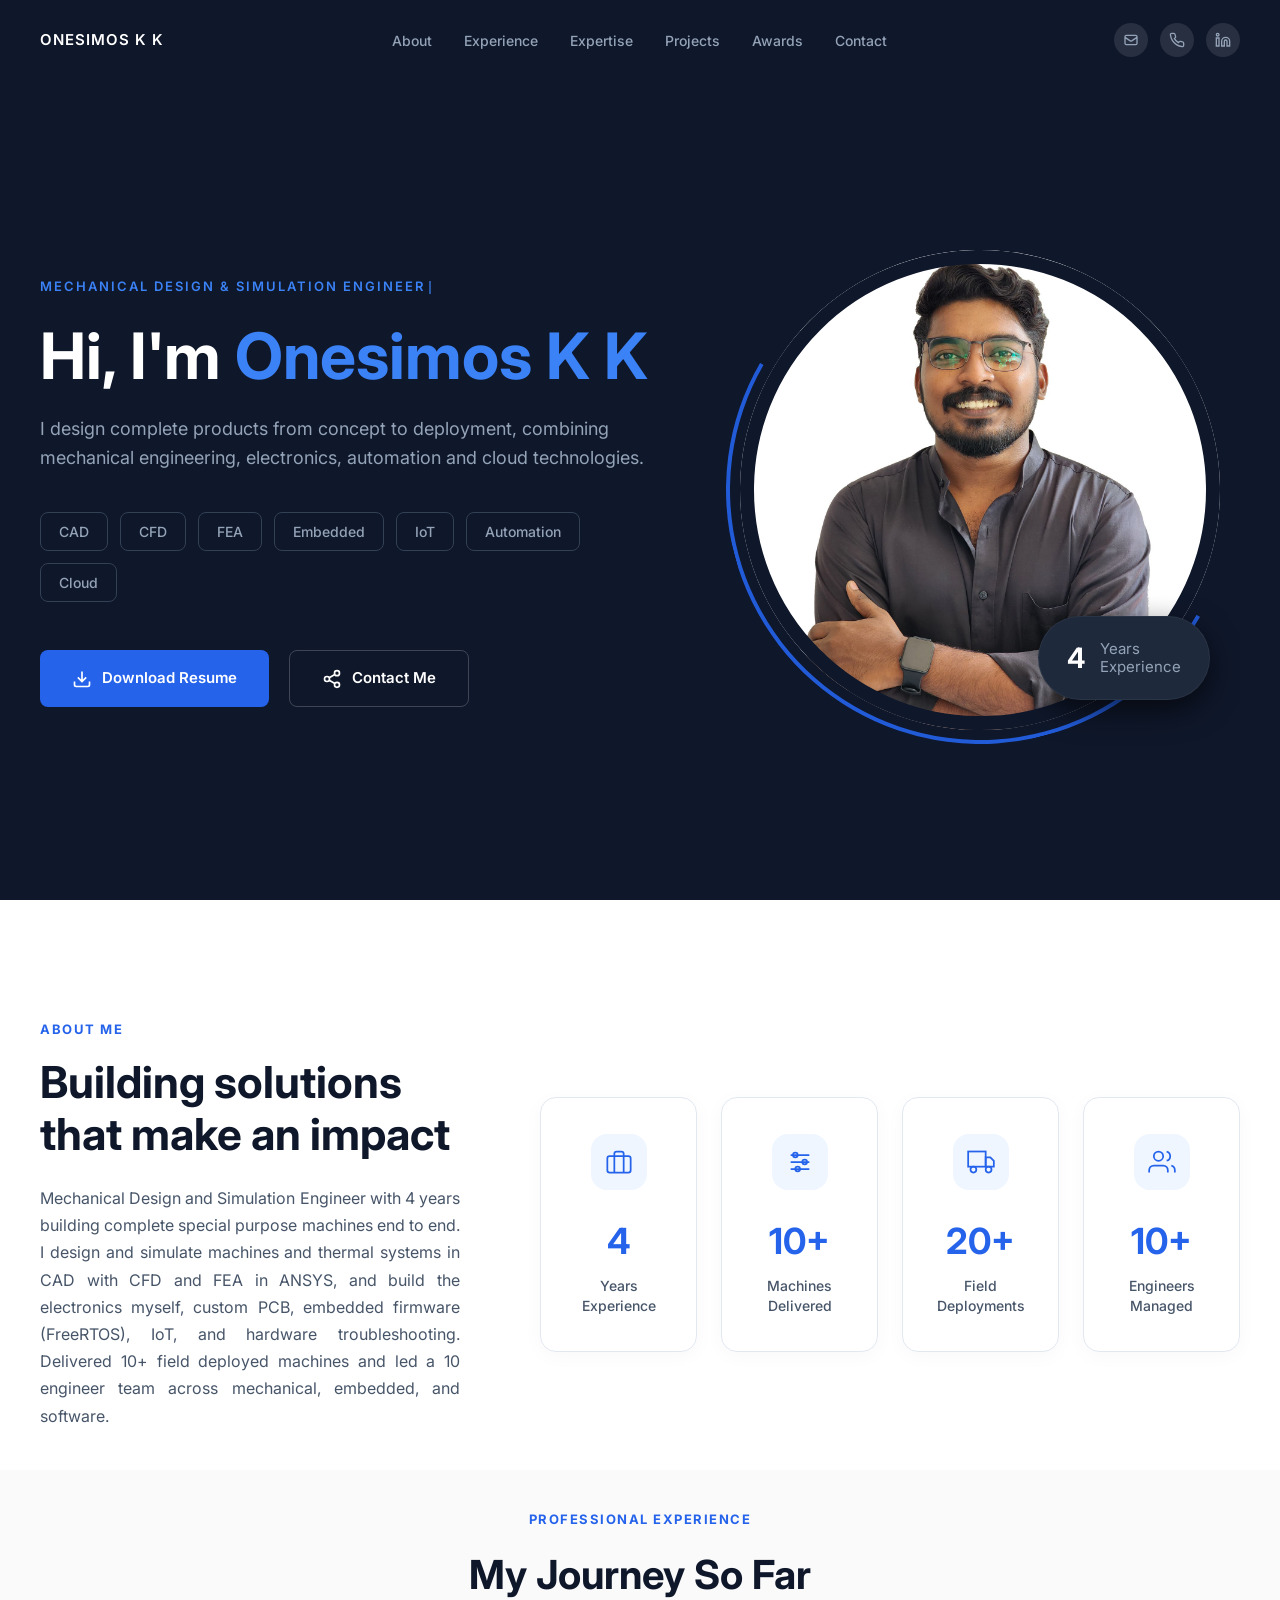
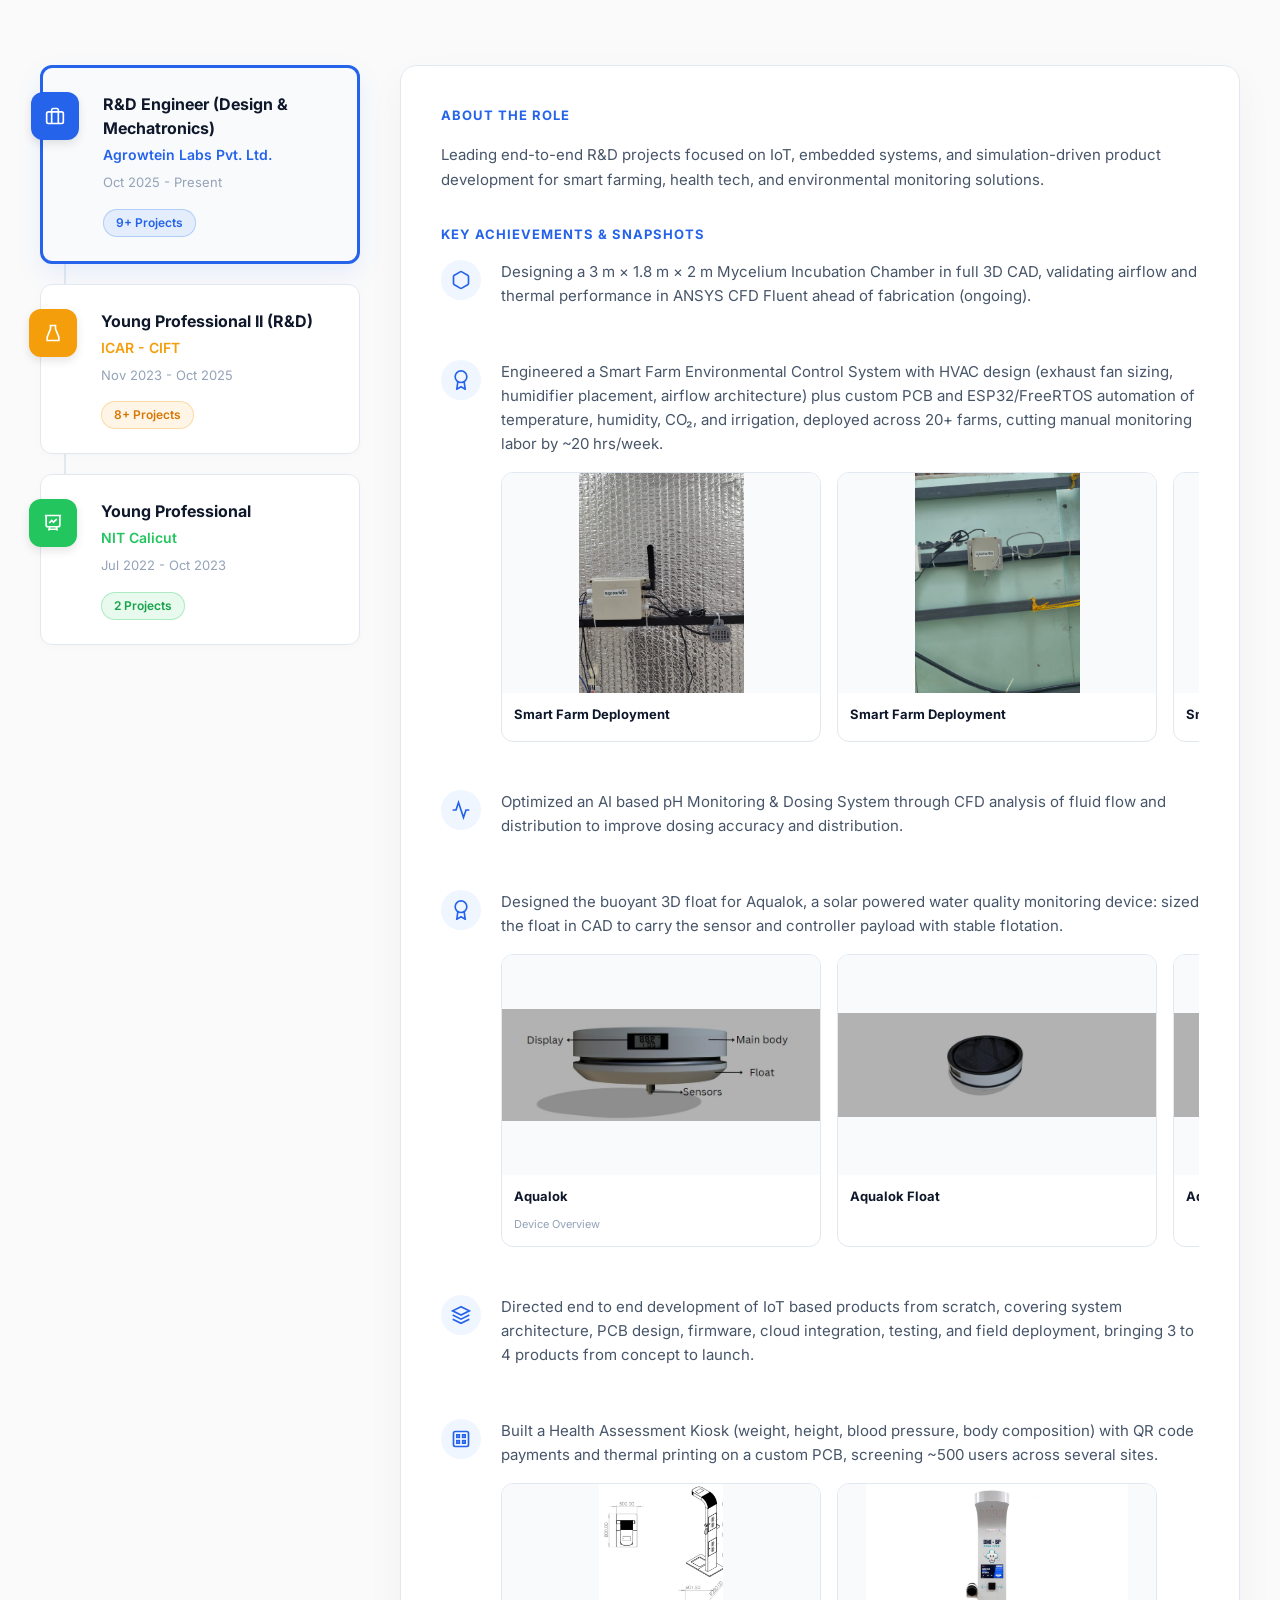
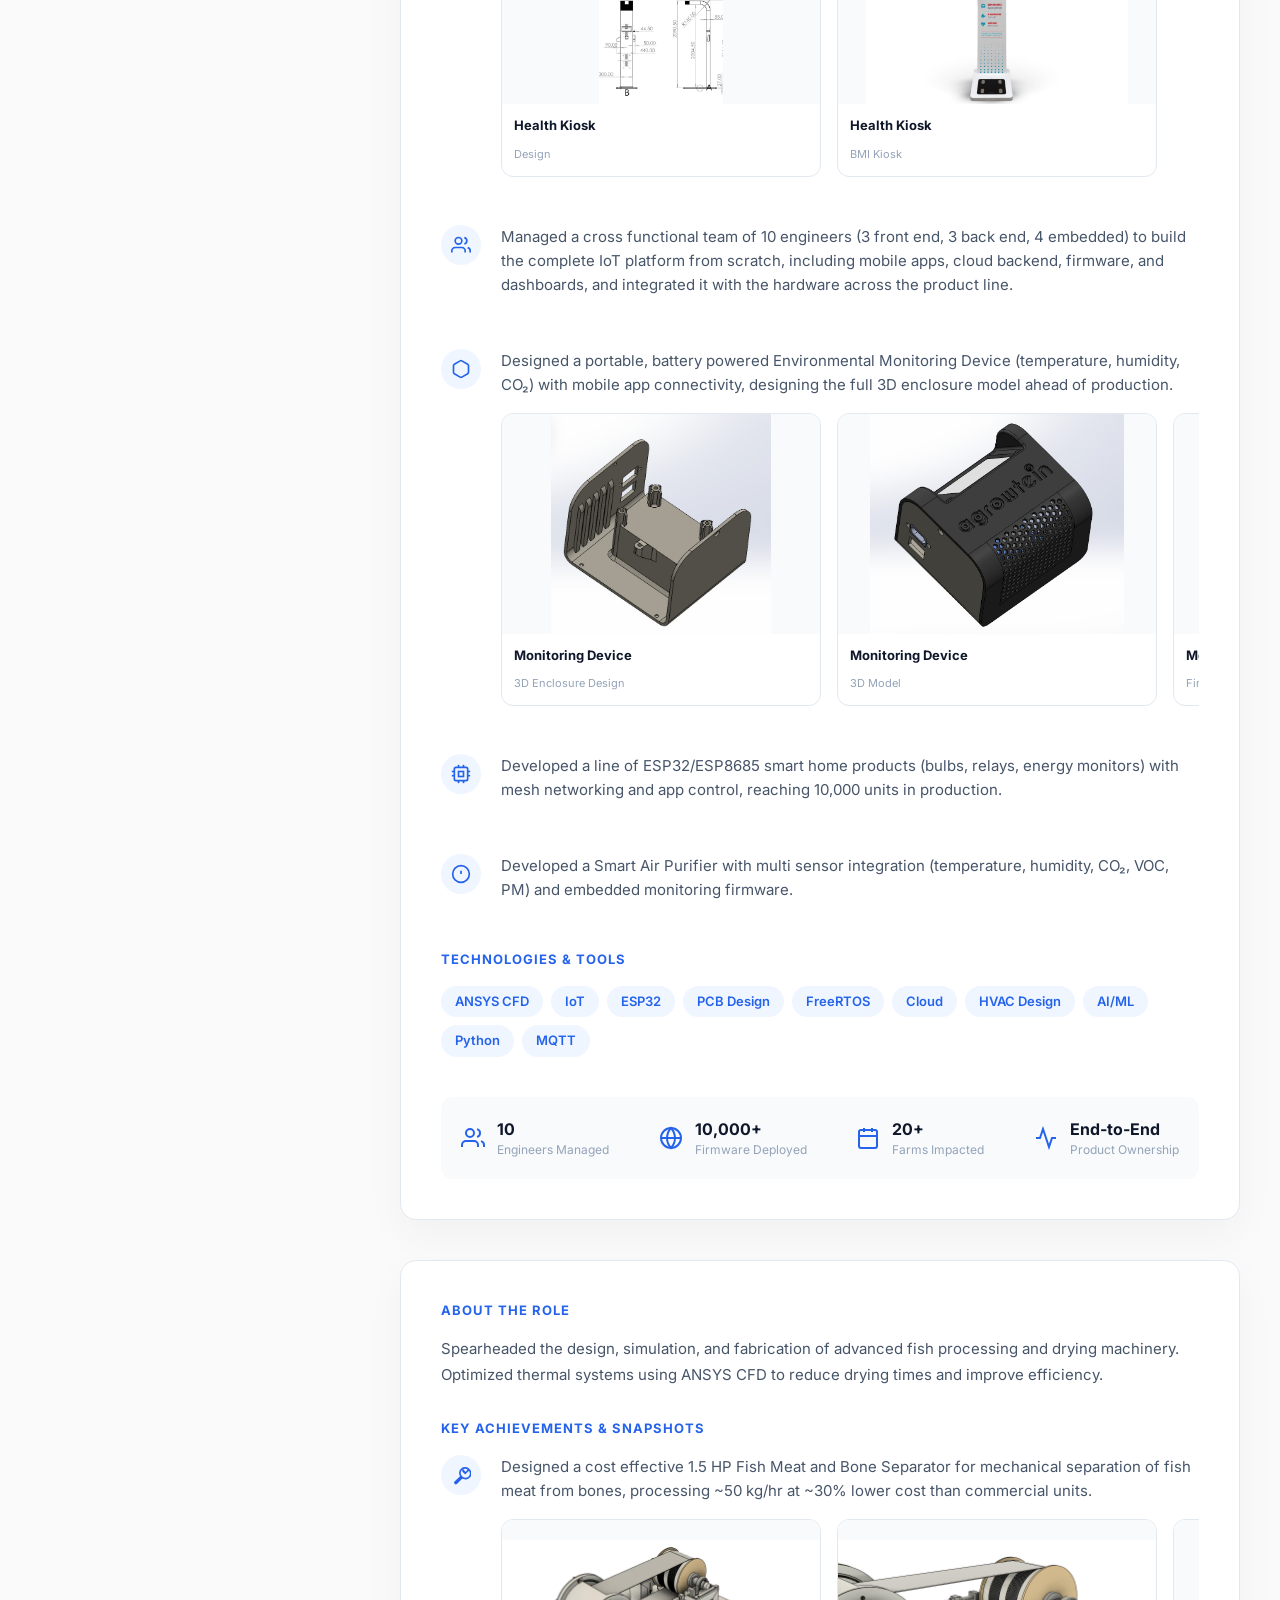
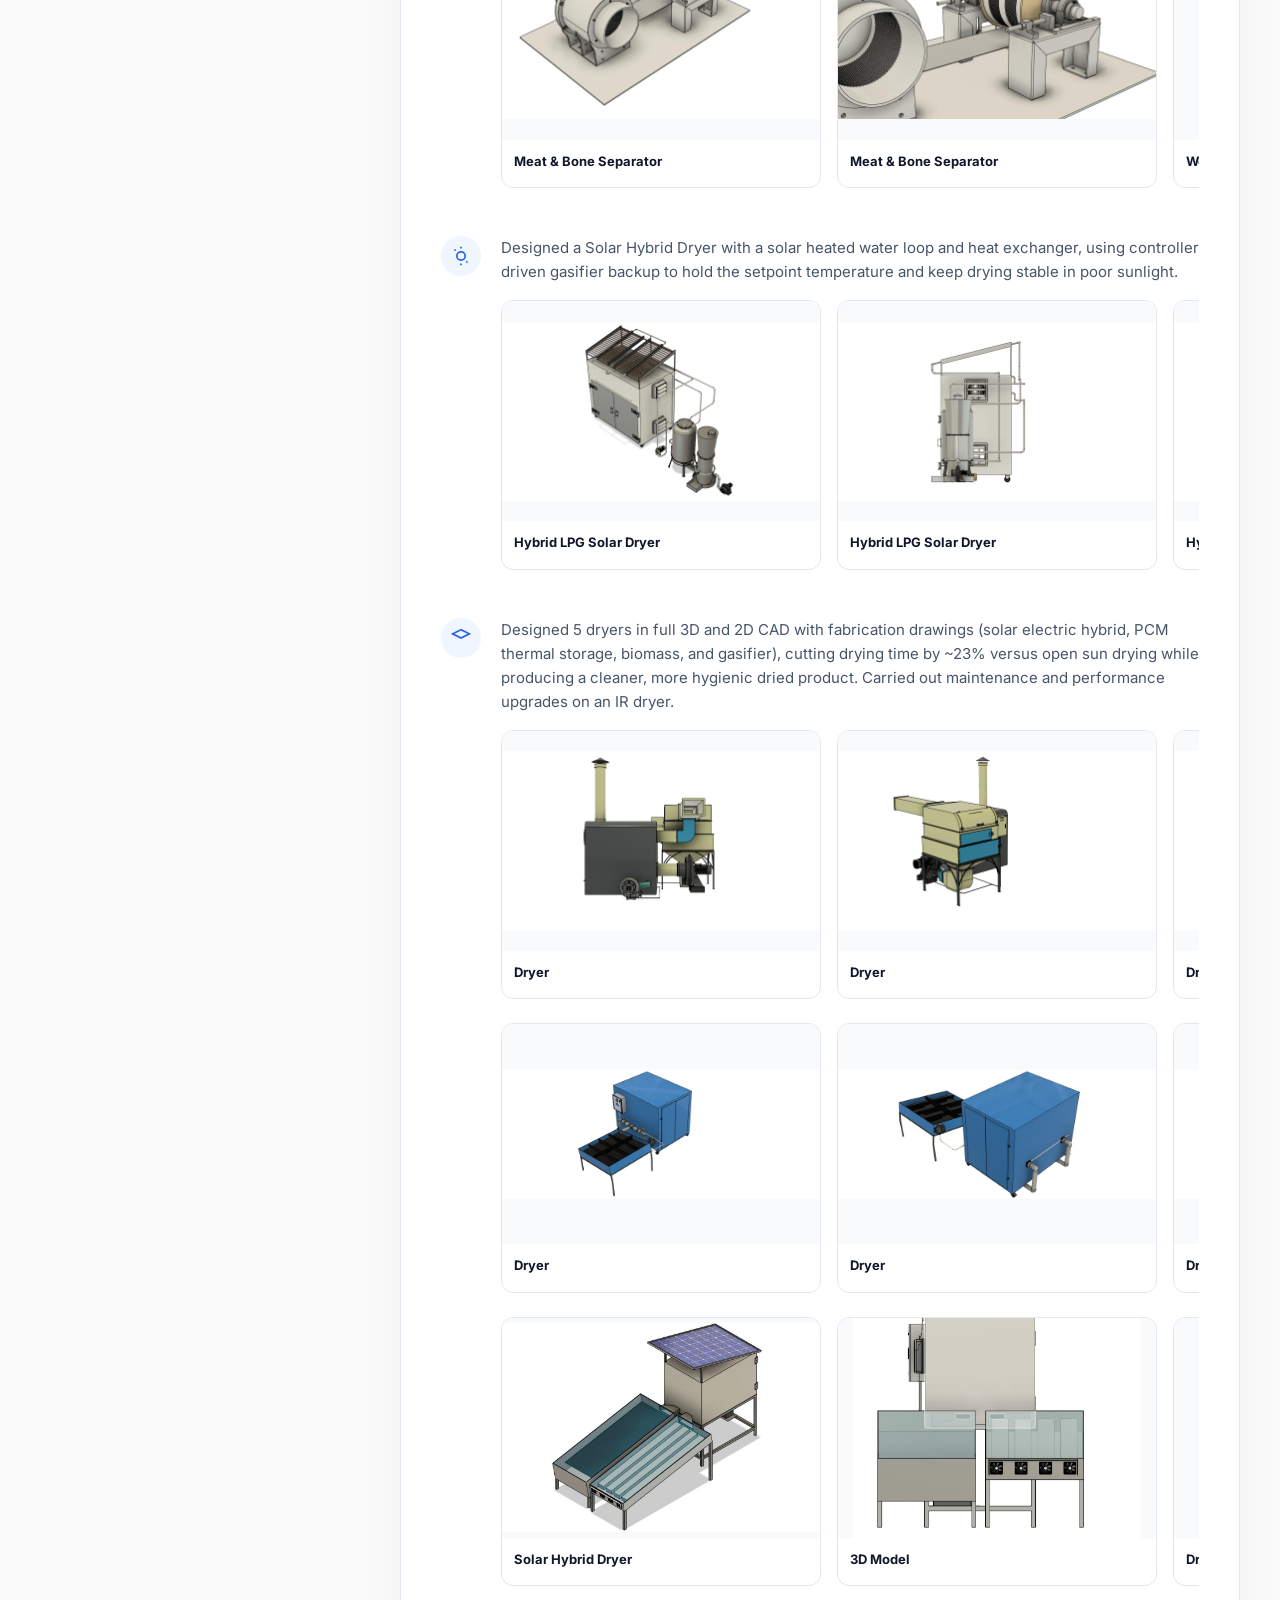
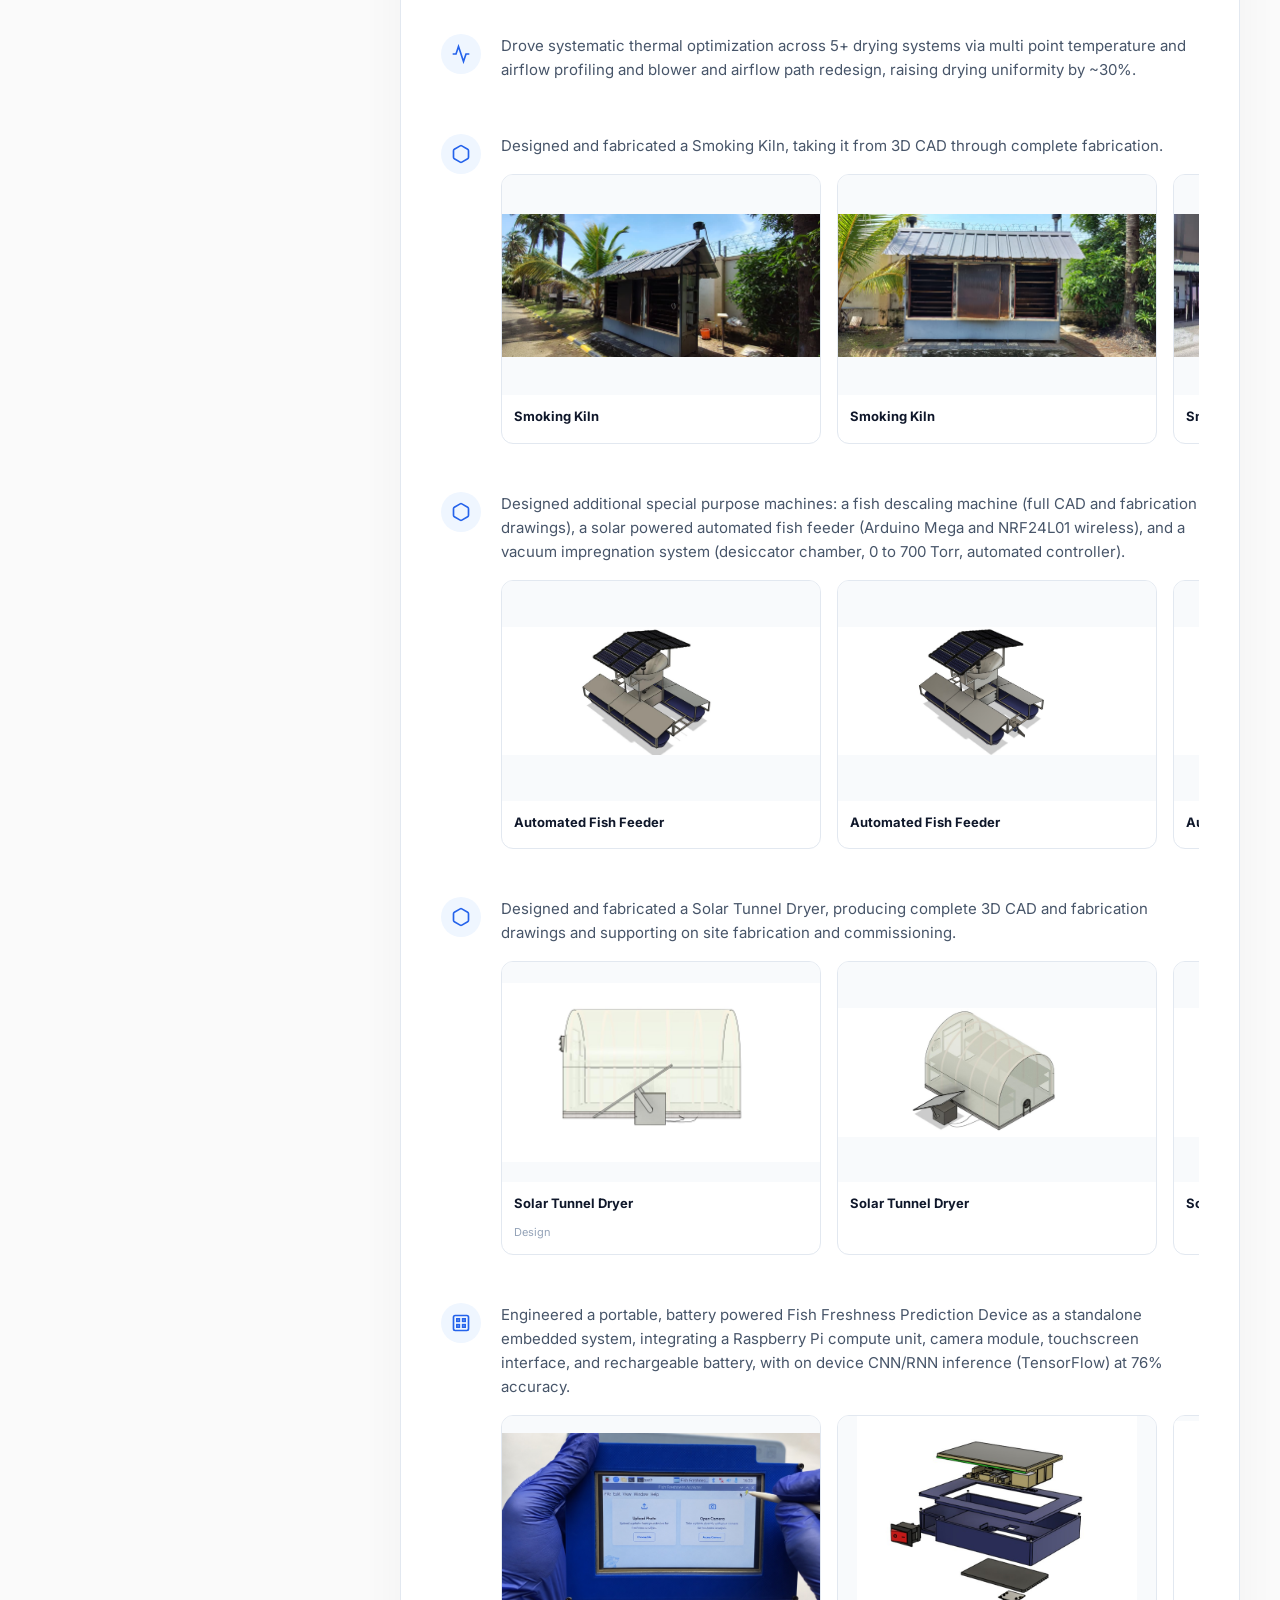
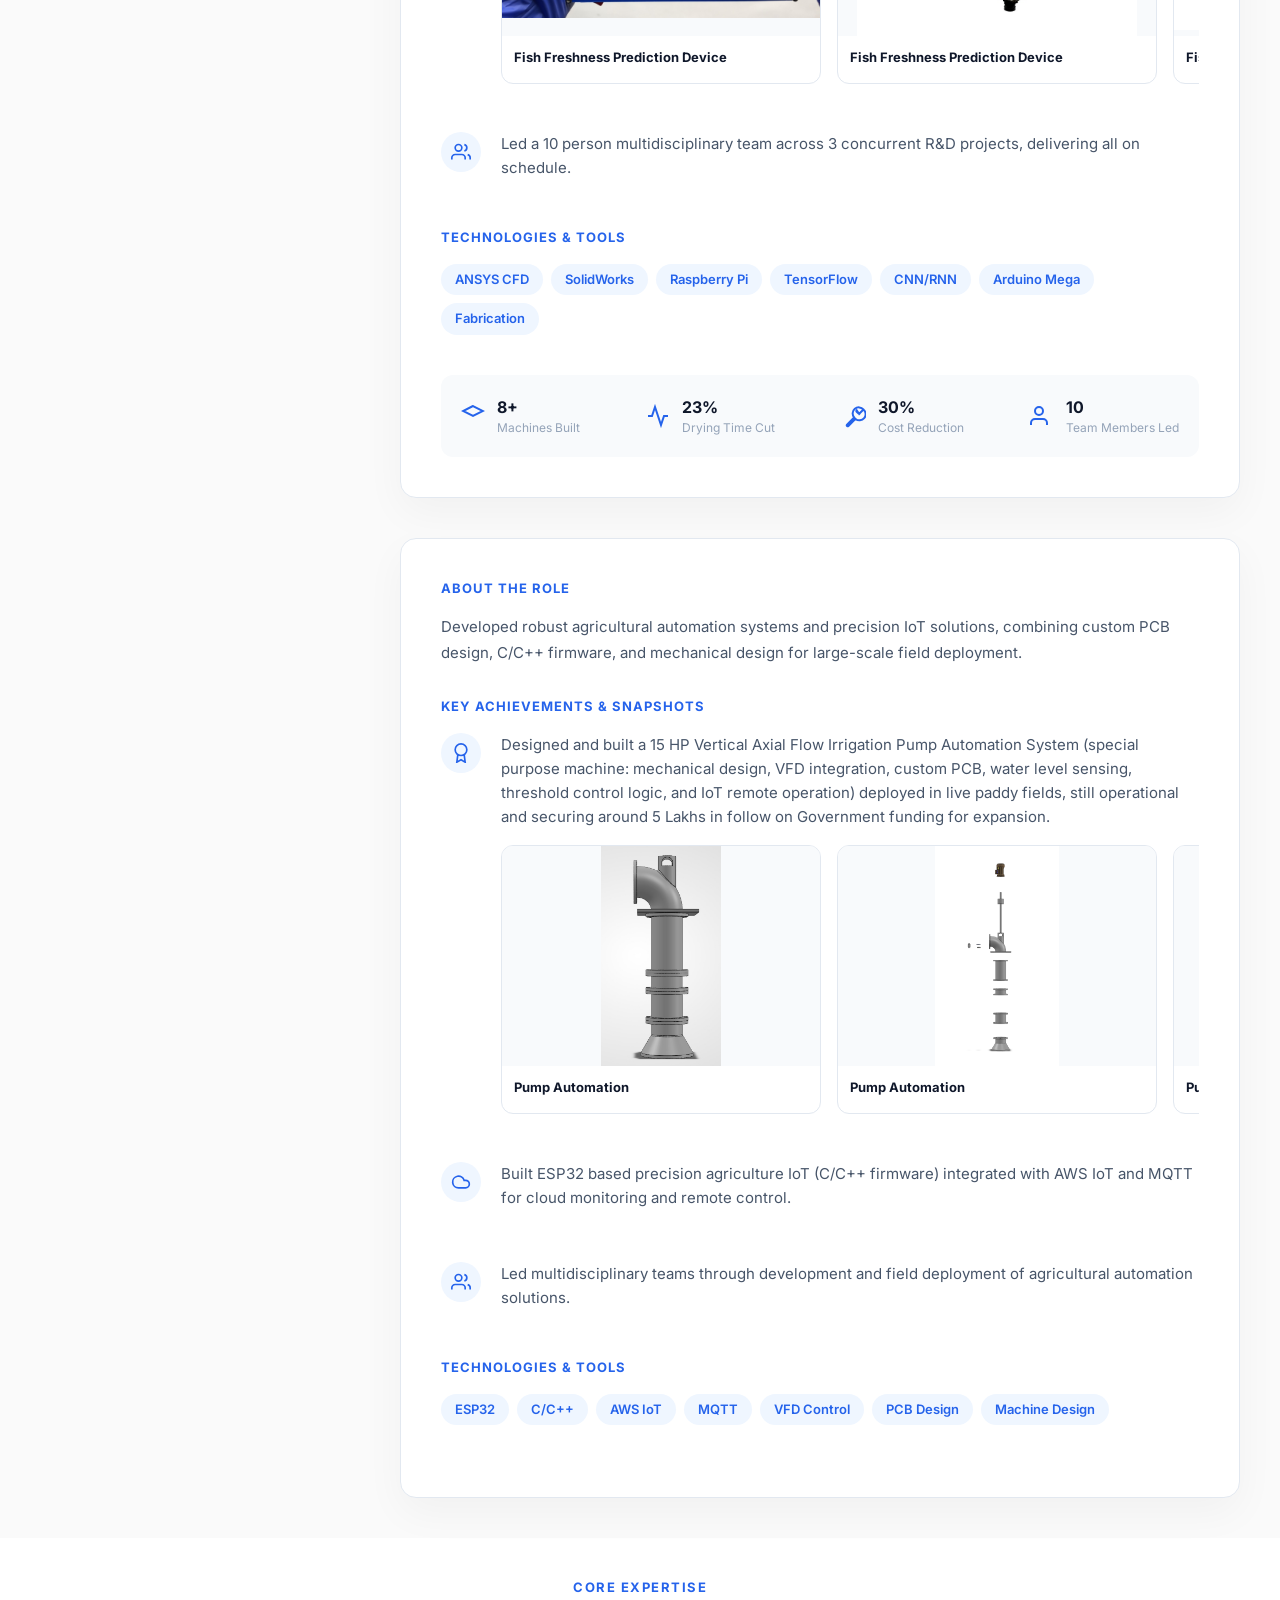
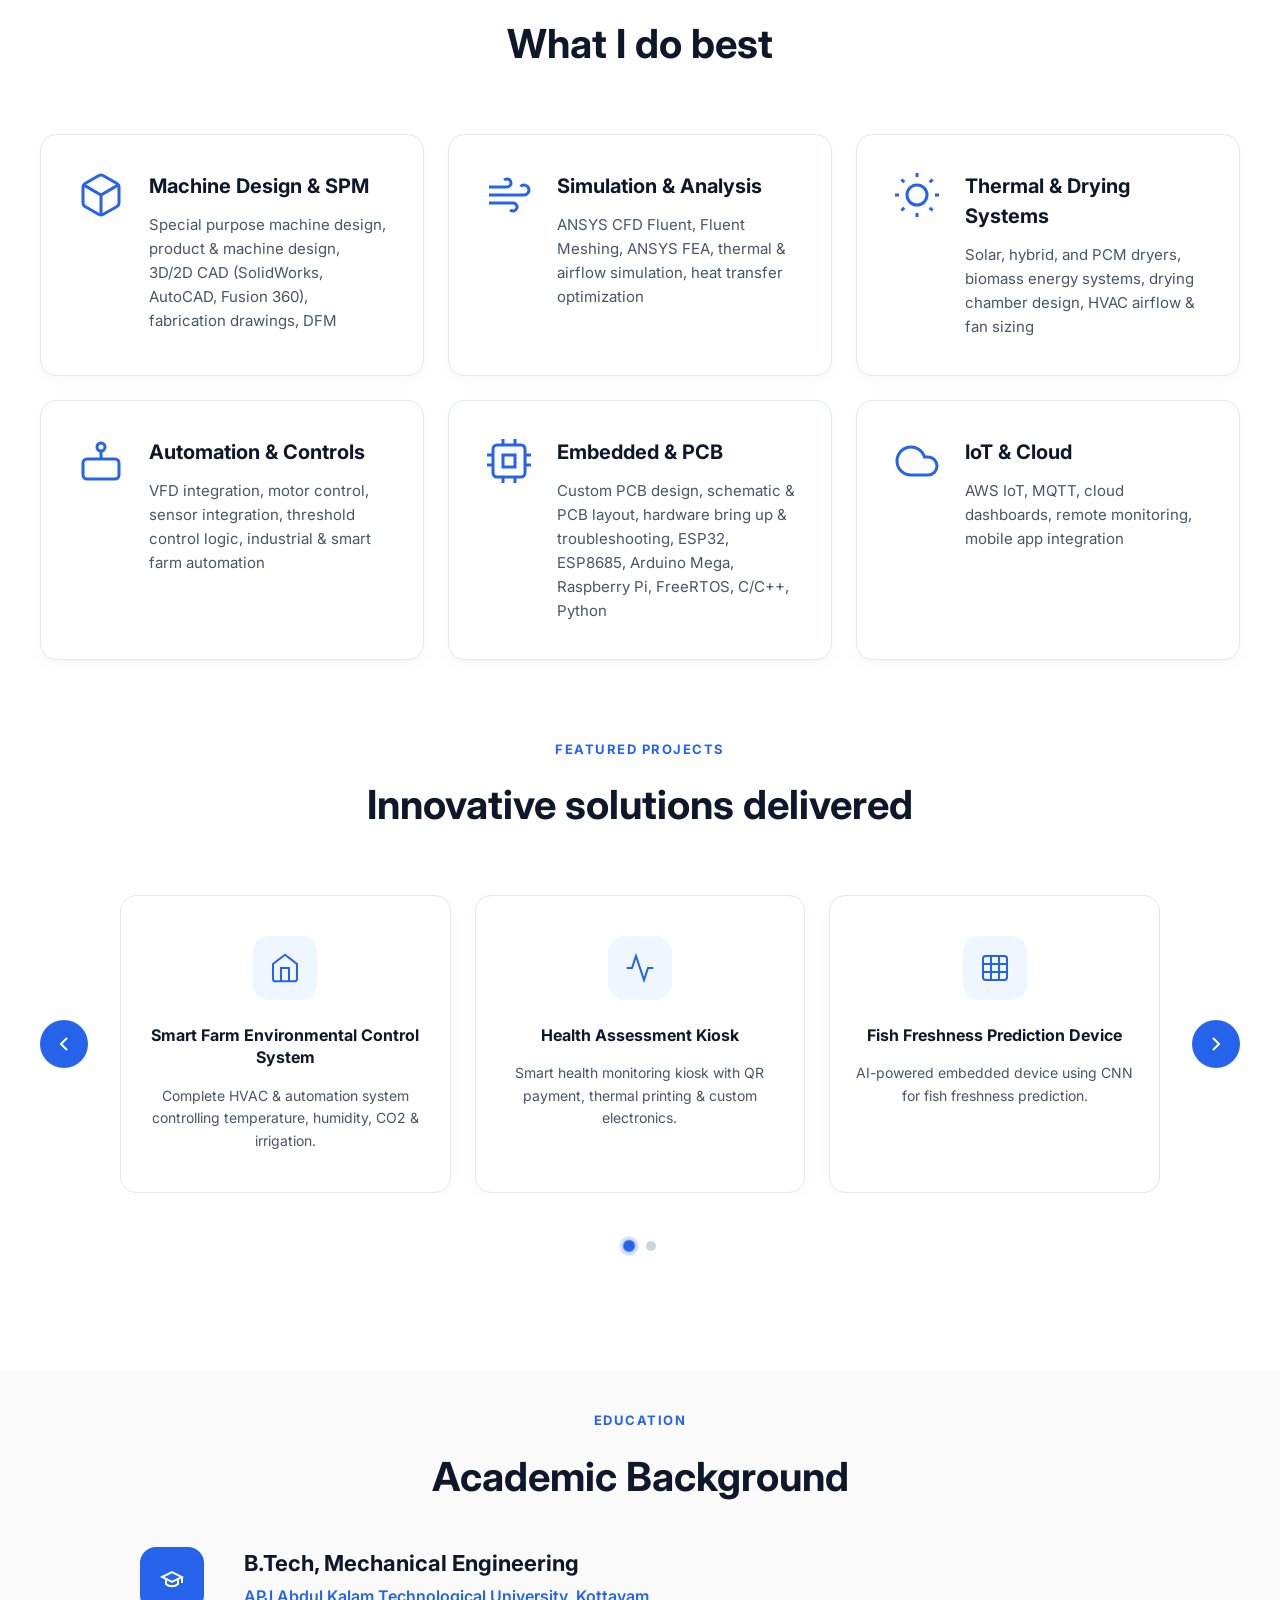
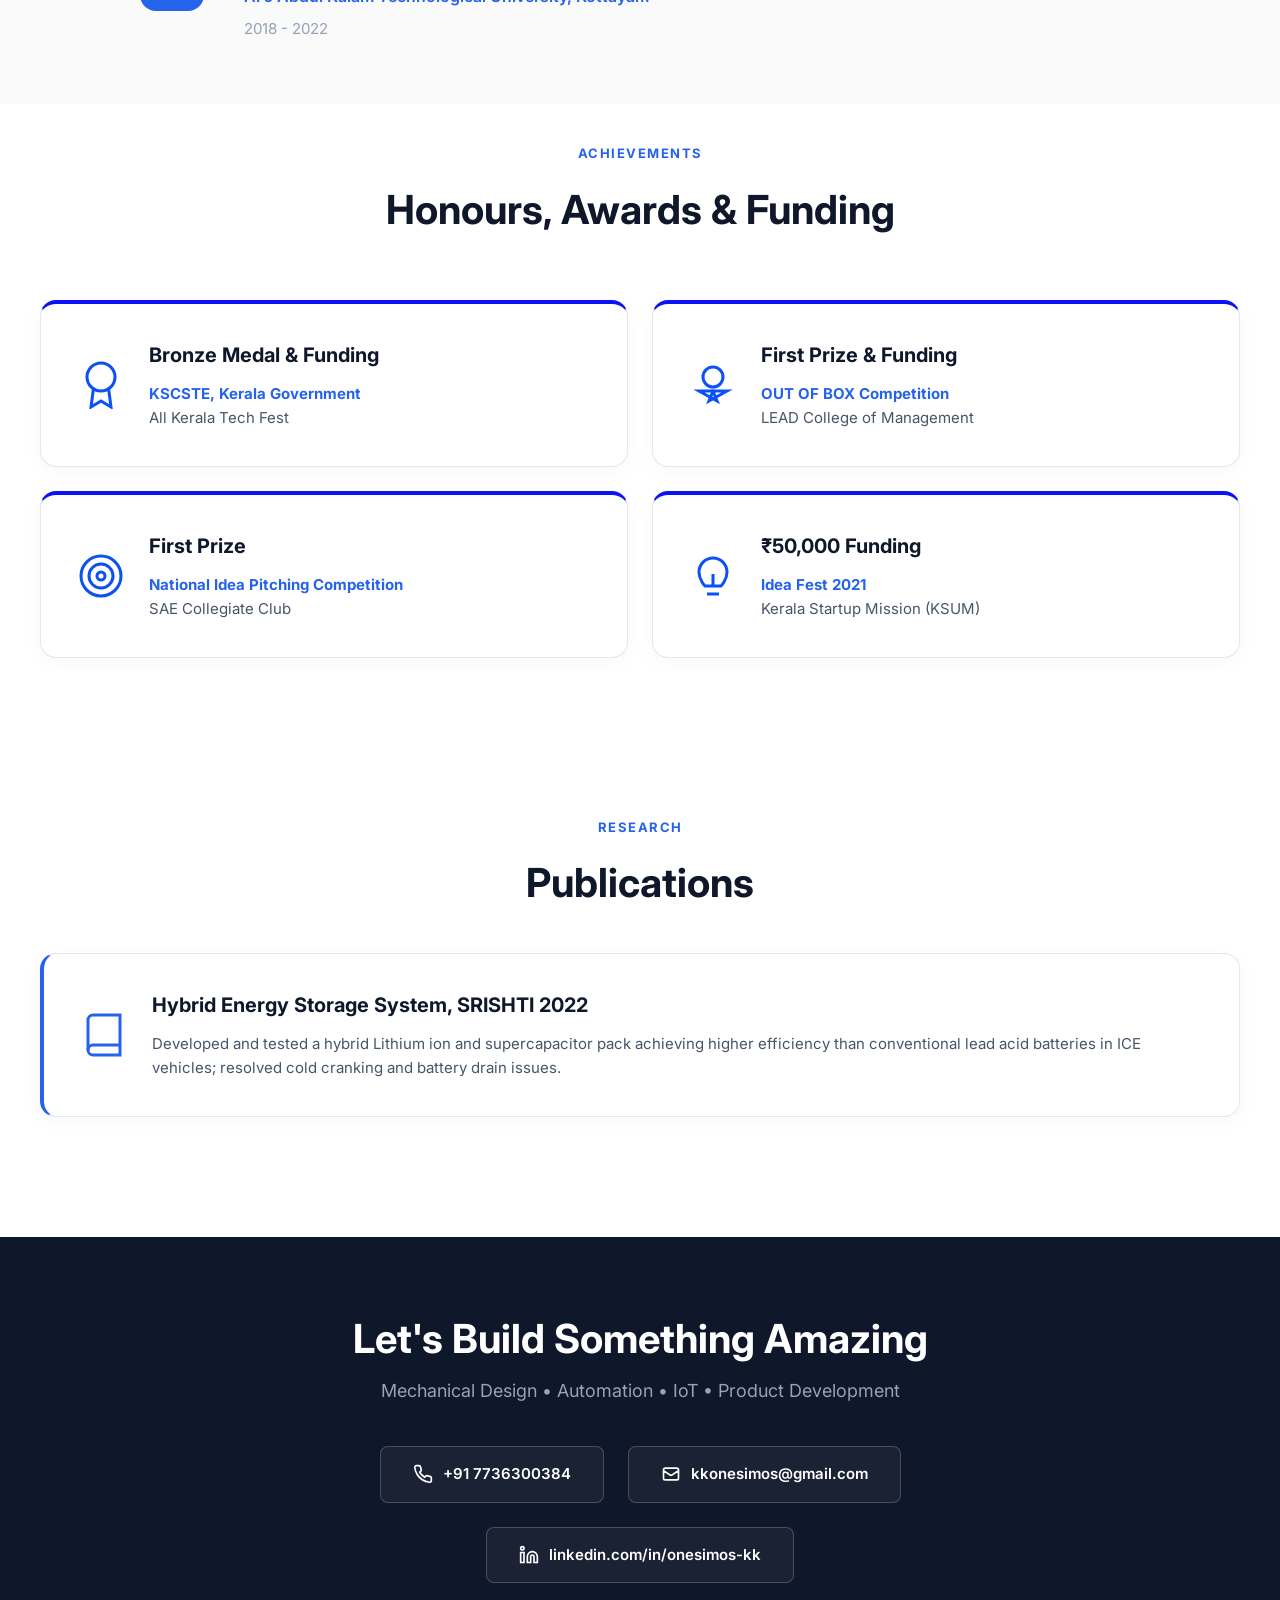
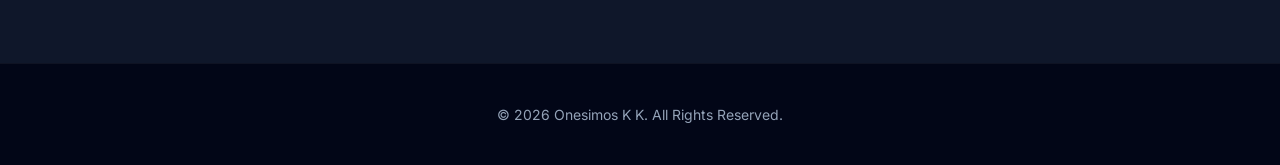
<file: index.html>
<!DOCTYPE html>
<html lang="en">

<head>
    <meta charset="UTF-8">
    <meta name="viewport" content="width=device-width, initial-scale=1.0">
    <title>Onesimos K K | Mechanical Design & Simulation Engineer</title>
    <link href="https://fonts.googleapis.com/css2?family=Inter:wght@400;500;600;700&display=swap" rel="stylesheet">
    <link rel="stylesheet" href="style.css">
</head>

<body>
    <header>
        <div class="nav-container">
            <div class="logo">
                <span>ONESIMOS K K</span>
            </div>
            <nav>
                <a href="#about" class="active">About</a>
                <a href="#experience">Experience</a>
                <a href="#expertise">Expertise</a>
                <a href="#projects">Projects</a>
                <a href="#awards">Awards</a>
                <a href="#contact">Contact</a>
            </nav>
            <div class="nav-socials">
                <a href="mailto:kkonesimos@gmail.com" aria-label="Email">
                    <svg viewBox="0 0 24 24" fill="none" stroke="currentColor" stroke-width="2">
                        <path
                            d="M3 8l7.89 5.26a2 2 0 002.22 0L21 8M5 19h14a2 2 0 002-2V7a2 2 0 00-2-2H5a2 2 0 00-2 2v10a2 2 0 002 2z" />
                    </svg>
                </a>
                <a href="tel:+917736300384" aria-label="Phone">
                    <svg viewBox="0 0 24 24" fill="none" stroke="currentColor" stroke-width="2">
                        <path
                            d="M22 16.92v3a2 2 0 01-2.18 2 19.79 19.79 0 01-8.63-3.07 19.5 19.5 0 01-6-6 19.79 19.79 0 01-3.07-8.67A2 2 0 014.11 2h3a2 2 0 012 1.72 12.84 12.84 0 00.7 2.81 2 2 0 01-.45 2.11L8.09 9.91a16 16 0 006 6l1.27-1.27a2 2 0 012.11-.45 12.84 12.84 0 002.81.7A2 2 0 0122 16.92z" />
                    </svg>
                </a>
                <a href="https://www.linkedin.com/in/onesimos-kk/" target="_blank" aria-label="LinkedIn">
                    <svg viewBox="0 0 24 24" fill="none" stroke="currentColor" stroke-width="2">
                        <path
                            d="M16 8a6 6 0 016 6v7h-4v-7a2 2 0 00-2-2 2 2 0 00-2 2v7h-4v-7a6 6 0 016-6zM2 9h4v12H2z" />
                        <circle cx="4" cy="4" r="2" />
                    </svg>
                </a>
            </div>
            <!-- Hamburger Toggle -->
            <button class="hamburger" id="hamburger" aria-label="Toggle navigation menu">
                <span></span>
                <span></span>
                <span></span>
            </button>
        </div>
        <!-- Mobile Navigation -->
        <div class="mobile-nav" id="mobileNav">
            <nav class="mobile-nav-links">
                <a href="#about">About</a>
                <a href="#experience">Experience</a>
                <a href="#expertise">Expertise</a>
                <a href="#projects">Projects</a>
                <a href="#awards">Awards</a>
                <a href="#contact">Contact</a>
            </nav>
            <div class="mobile-nav-socials">
                <a href="mailto:kkonesimos@gmail.com" aria-label="Email">
                    <svg viewBox="0 0 24 24" fill="none" stroke="currentColor" stroke-width="2">
                        <path
                            d="M3 8l7.89 5.26a2 2 0 002.22 0L21 8M5 19h14a2 2 0 002-2V7a2 2 0 00-2-2H5a2 2 0 00-2 2v10a2 2 0 002 2z" />
                    </svg>
                </a>
                <a href="tel:+917736300384" aria-label="Phone">
                    <svg viewBox="0 0 24 24" fill="none" stroke="currentColor" stroke-width="2">
                        <path
                            d="M22 16.92v3a2 2 0 01-2.18 2 19.79 19.79 0 01-8.63-3.07 19.5 19.5 0 01-6-6 19.79 19.79 0 01-3.07-8.67A2 2 0 014.11 2h3a2 2 0 012 1.72 12.84 12.84 0 00.7 2.81 2 2 0 01-.45 2.11L8.09 9.91a16 16 0 006 6l1.27-1.27a2 2 0 012.11-.45 12.84 12.84 0 002.81.7A2 2 0 0122 16.92z" />
                    </svg>
                </a>
                <a href="https://www.linkedin.com/in/onesimos-kk/" target="_blank" aria-label="LinkedIn">
                    <svg viewBox="0 0 24 24" fill="none" stroke="currentColor" stroke-width="2">
                        <path
                            d="M16 8a6 6 0 016 6v7h-4v-7a2 2 0 00-2-2 2 2 0 00-2 2v7h-4v-7a6 6 0 016-6zM2 9h4v12H2z" />
                        <circle cx="4" cy="4" r="2" />
                    </svg>
                </a>
            </div>
        </div>
    </header>

    <section class="hero">
        <div class="hero-container">
            <div class="hero-content hero-stagger">
                <span class="hero-subtitle" id="typewriter-text">MECHANICAL DESIGN & SIMULATION ENGINEER</span>
                <h1 class="hero-title">Hi, I'm <span>Onesimos K K</span></h1>
                <p class="hero-desc">I design complete products from concept to deployment, combining mechanical
                    engineering, electronics, automation and cloud technologies.</p>
                <div class="hero-tags">
                    <span>CAD</span>
                    <span>CFD</span>
                    <span>FEA</span>
                    <span>Embedded</span>
                    <span>IoT</span>
                    <span>Automation</span>
                    <span>Cloud</span>
                </div>

                <div class="hero-actions">
                    <a href="#" class="btn btn-primary">
                        <svg viewBox="0 0 24 24" fill="none" stroke="currentColor" stroke-width="2">
                            <path d="M21 15v4a2 2 0 01-2 2H5a2 2 0 01-2-2v-4M7 10l5 5 5-5M12 15V3" />
                        </svg>
                        Download Resume
                    </a>
                    <a href="#contact" class="btn btn-outline">
                        <svg viewBox="0 0 24 24" fill="none" stroke="currentColor" stroke-width="2">
                            <circle cx="18" cy="5" r="3" />
                            <circle cx="6" cy="12" r="3" />
                            <circle cx="18" cy="19" r="3" />
                            <line x1="8.59" y1="13.51" x2="15.42" y2="17.49" />
                            <line x1="15.41" y1="6.51" x2="8.59" y2="10.49" />
                        </svg>
                        Contact Me
                    </a>
                </div>
            </div>
            <div class="hero-image-wrapper animate-in">
                <div class="hero-image">
                    <img src="onesi.jpeg" alt="Onesimos K K">
                    <div class="hero-badge">
                        <span class="badge-number">4</span>
                        <span class="badge-text">Years<br>Experience</span>
                    </div>
                </div>
            </div>
        </div>
    </section>

    <section class="about-section" id="about">
        <div class="about-container">
            <div class="about-content reveal from-left">
                <span class="section-subtitle">ABOUT ME</span>
                <h2 class="section-title">Building solutions that make an impact</h2>
                <p class="section-desc">Mechanical Design and Simulation Engineer with 4 years building complete
                    special purpose machines end to end. I design and simulate machines and thermal systems in CAD with
                    CFD and FEA in ANSYS, and build the electronics myself, custom PCB, embedded firmware (FreeRTOS),
                    IoT, and hardware troubleshooting. Delivered 10+ field deployed machines and led a 10 engineer team
                    across mechanical, embedded, and software.</p>
            </div>
            <div class="about-stats reveal from-right">
                <div class="stat-card">
                    <div class="stat-icon">
                        <svg viewBox="0 0 24 24" fill="none" stroke="currentColor" stroke-width="1.5">
                            <rect x="2" y="7" width="20" height="14" rx="2" ry="2" />
                            <path d="M16 21V5a2 2 0 00-2-2h-4a2 2 0 00-2 2v16" />
                        </svg>
                    </div>
                    <div class="stat-number">4</div>
                    <div class="stat-label">Years<br>Experience</div>
                </div>
                <div class="stat-card">
                    <div class="stat-icon">
                        <svg viewBox="0 0 24 24" fill="none" stroke="currentColor" stroke-width="1.5">
                            <path d="M4 6h16M4 12h16M4 18h16" />
                            <circle cx="8" cy="6" r="2" />
                            <circle cx="16" cy="12" r="2" />
                            <circle cx="10" cy="18" r="2" />
                        </svg>
                    </div>
                    <div class="stat-number">10+</div>
                    <div class="stat-label">Machines<br>Delivered</div>
                </div>
                <div class="stat-card">
                    <div class="stat-icon">
                        <svg viewBox="0 0 24 24" fill="none" stroke="currentColor" stroke-width="1.5">
                            <rect x="1" y="3" width="15" height="13" />
                            <polygon points="16 8 20 8 23 11 23 16 16 16 16 8" />
                            <circle cx="5.5" cy="18.5" r="2.5" />
                            <circle cx="18.5" cy="18.5" r="2.5" />
                        </svg>
                    </div>
                    <div class="stat-number">20+</div>
                    <div class="stat-label">Field<br>Deployments</div>
                </div>
                <div class="stat-card">
                    <div class="stat-icon">
                        <svg viewBox="0 0 24 24" fill="none" stroke="currentColor" stroke-width="1.5">
                            <path d="M17 21v-2a4 4 0 00-4-4H5a4 4 0 00-4 4v2" />
                            <circle cx="9" cy="7" r="4" />
                            <path d="M23 21v-2a4 4 0 00-3-3.87" />
                            <path d="M16 3.13a4 4 0 010 7.75" />
                        </svg>
                    </div>
                    <div class="stat-number">10+</div>
                    <div class="stat-label">Engineers<br>Managed</div>
                </div>
            </div>
        </div>
    </section>


    <section class="experience-section" id="experience">
        <div class="section-container">
            <div class="section-header center reveal from-up">
                <span class="section-subtitle">PROFESSIONAL EXPERIENCE</span>
                <h2 class="section-title">My Journey So Far</h2>
            </div>
            <div class="experience-layout reveal from-up">
                <!-- Left Column: Tabs -->
                <div class="experience-tabs">
                    <!-- Tab 1 -->
                    <div class="exp-tab active" data-target="role-1">
                        <div class="exp-tab-icon" style="background-color: var(--primary-blue); color: white;">
                            <svg viewBox="0 0 24 24" fill="none" stroke="currentColor" stroke-width="2" width="20"
                                height="20">
                                <rect x="2" y="7" width="20" height="14" rx="2" ry="2" />
                                <path d="M16 21V5a2 2 0 00-2-2h-4a2 2 0 00-2 2v16" />
                            </svg>
                        </div>
                        <div class="exp-tab-info">
                            <h3>R&D Engineer (Design & Mechatronics) </h3>
                            <h4 style="color: var(--primary-blue);">Agrowtein Labs Pvt. Ltd.</h4>
                            <span class="exp-date">Oct 2025 - Present</span>
                            <div class="exp-badge"
                                style="color: var(--primary-blue); border-color: rgba(59,130,246,0.3); background: rgba(59,130,246,0.1);">
                                9+ Projects</div>
                        </div>
                    </div>

                    <!-- Tab 2 -->
                    <div class="exp-tab" data-target="role-2">
                        <div class="exp-tab-icon" style="background-color: #f59e0b; color: white;">
                            <svg viewBox="0 0 24 24" fill="none" stroke="currentColor" stroke-width="2" width="20"
                                height="20">
                                <path d="M9 3h6v4l4 10v4H5v-4l4-10z" />
                            </svg>
                        </div>
                        <div class="exp-tab-info">
                            <h3>Young Professional II (R&D)</h3>
                            <h4 style="color: #f59e0b;">ICAR - CIFT</h4>
                            <span class="exp-date">Nov 2023 - Oct 2025</span>
                            <div class="exp-badge"
                                style="color: #d97706; border-color: rgba(245,158,11,0.3); background: rgba(245,158,11,0.1);">
                                8+ Projects</div>
                        </div>
                    </div>

                    <!-- Tab 3 -->
                    <div class="exp-tab" data-target="role-3">
                        <div class="exp-tab-icon" style="background-color: #22c55e; color: white;">
                            <svg viewBox="0 0 24 24" fill="none" stroke="currentColor" stroke-width="2" width="20"
                                height="20">
                                <path
                                    d="M3.75 3v11.25A2.25 2.25 0 006 16.5h2.25M3.75 3h-1.5m1.5 0h16.5m0 0h1.5m-1.5 0v11.25A2.25 2.25 0 0118 16.5h-2.25m-7.5 0h7.5m-7.5 0l-1 3m8.5-3l1 3m0 0l.5 1.5m-.5-1.5h-9.5m0 0l-.5 1.5m.75-9l3-3 2.148 2.148A12.061 12.061 0 0116.5 7.605" />
                            </svg>
                        </div>
                        <div class="exp-tab-info">
                            <h3>Young Professional</h3>
                            <h4 style="color: #22c55e;">NIT Calicut</h4>
                            <span class="exp-date">Jul 2022 - Oct 2023</span>
                            <div class="exp-badge"
                                style="color: #16a34a; border-color: rgba(34,197,94,0.3); background: rgba(34,197,94,0.1);">
                                2 Projects</div>
                        </div>
                    </div>
                </div>

                <!-- Right Column: Details Content -->
                <div class="experience-content-area">

                    <!-- Content 1: Agrowtein -->
                    <div class="role-details active" id="role-1">
                        <div class="role-section">
                            <h4 class="role-heading">About the role</h4>
                            <p class="role-desc">Leading end-to-end R&D projects focused on IoT, embedded systems, and
                                simulation-driven product development for smart farming, health tech, and environmental
                                monitoring solutions.</p>
                        </div>

                        <div class="role-section">
                            <h4 class="role-heading">KEY ACHIEVEMENTS & SNAPSHOTS</h4>
                            <div class="achievements-grid">
                                <div class="achievement-item">
                                    <div class="ach-icon"><svg viewBox="0 0 24 24" fill="none" stroke="currentColor"
                                            stroke-width="2">
                                            <path
                                                d="M21 16V8a2 2 0 00-1-1.73l-7-4a2 2 0 00-2 0l-7 4A2 2 0 003 8v8a2 2 0 001 1.73l7 4a2 2 0 002 0l7-4A2 2 0 0021 16z" />
                                        </svg></div>
                                    <div class="ach-content">
                                        <p>Designing a 3 m × 1.8 m × 2 m Mycelium Incubation Chamber in full 3D CAD,
                                            validating airflow and thermal performance in ANSYS CFD Fluent ahead of
                                            fabrication (ongoing).</p>
                                    </div>
                                </div>
                                <div class="achievement-item">
                                    <div class="ach-icon"><svg viewBox="0 0 24 24" fill="none" stroke="currentColor"
                                            stroke-width="2">
                                            <circle cx="12" cy="8" r="7"></circle>
                                            <polyline points="8.21 13.89 7 23 12 20 17 23 15.79 13.88"></polyline>
                                        </svg></div>
                                    <div class="ach-content">
                                        <p>Engineered a Smart Farm Environmental Control System with HVAC design
                                            (exhaust fan sizing, humidifier placement, airflow architecture) plus custom
                                            PCB and ESP32/FreeRTOS automation of temperature, humidity, CO₂, and
                                            irrigation, deployed across 20+ farms, cutting manual monitoring labor by
                                            ~20 hrs/week.</p>
                                        <div class="snapshots-row">
                                            <div class="snapshot-card"><img src="ag2.jpeg" alt="Smart Farm Control">
                                                <div class="snap-info">
                                                    <h5>Smart Farm Deployment</h5><span></span>
                                                </div>
                                            </div>
                                            <div class="snapshot-card"><img src="ag3.jpeg" alt="IoT Control Panel">
                                                <div class="snap-info">
                                                    <h5>Smart Farm Deployment</h5><span></span>
                                                </div>
                                            </div>
                                            <div class="snapshot-card"><img src="ag4.jpeg" alt="Smart Farm Dashboard">
                                                <div class="snap-info">
                                                    <h5>Smart Farm Deployment</h5><span></span>
                                                </div>
                                            </div>
                                            <div class="snapshot-card"><img src="ag1.png" alt="Smart Farm Dashboard">
                                                <div class="snap-info">
                                                    <h5>PCB Board</h5><span></span>
                                                </div>
                                            </div>

                                        </div>
                                    </div>
                                </div>
                                <div class="achievement-item">
                                    <div class="ach-icon"><svg viewBox="0 0 24 24" fill="none" stroke="currentColor"
                                            stroke-width="2">
                                            <polyline points="22 12 18 12 15 21 9 3 6 12 2 12" />
                                        </svg></div>
                                    <div class="ach-content">
                                        <p>Optimized an AI based pH Monitoring & Dosing System through CFD analysis of
                                            fluid flow and distribution to improve dosing accuracy and distribution.</p>

                                    </div>
                                </div>

                                <div class="achievement-item">
                                    <div class="ach-icon"><svg viewBox="0 0 24 24" fill="none" stroke="currentColor"
                                            stroke-width="2">
                                            <circle cx="12" cy="8" r="7"></circle>
                                            <polyline points="8.21 13.89 7 23 12 20 17 23 15.79 13.88"></polyline>
                                        </svg></div>
                                    <div class="ach-content">
                                        <p>Designed the buoyant 3D float for Aqualok, a solar powered water quality
                                            monitoring device: sized the float in CAD to carry the sensor and controller
                                            payload with stable flotation.</p>
                                        <div class="snapshots-row">
                                            <div class="snapshot-card"><img src="aq1.jpeg" alt="Aqualok Device">
                                                <div class="snap-info">
                                                    <h5>Aqualok</h5><span>Device Overview</span>
                                                </div>
                                            </div>
                                            <div class="snapshot-card"><img src="aq2.jpeg" alt="Aqualok 3D Float">
                                                <div class="snap-info">
                                                    <h5>Aqualok Float</h5><span></span>
                                                </div>
                                            </div>
                                            <div class="snapshot-card"><img src="aq3.jpeg" alt="Aqualok Payload">
                                                <div class="snap-info">
                                                    <h5>Aqualok Float</h5><span></span>
                                                </div>
                                            </div>
                                            <div class="snapshot-card"><img src="aq4.jpeg" alt="Aqualok Flotation">
                                                <div class="snap-info">
                                                    <h5>Aqualok Float</h5><span></span>
                                                </div>
                                            </div>
                                            <div class="snapshot-card"><img src="aq6.jpeg" alt="Aqualok Solar Power">
                                                <div class="snap-info">
                                                    <h5>Aqualok Float</h5><span></span>
                                                </div>
                                            </div>
                                            <div class="snapshot-card"><img src="aq7.jpeg" alt="Aqualok Solar Power">
                                                <div class="snap-info">
                                                    <h5>Aqualok Float</h5><span></span>
                                                </div>
                                            </div>
                                        </div>
                                    </div>
                                </div>
                                <div class="achievement-item">
                                    <div class="ach-icon"><svg viewBox="0 0 24 24" fill="none" stroke="currentColor"
                                            stroke-width="2">
                                            <path d="M12 2L2 7l10 5 10-5-10-5z" />
                                            <path d="M2 17l10 5 10-5" />
                                            <path d="M2 12l10 5 10-5" />
                                        </svg>
                                    </div>
                                    <div class="ach-content">
                                        <p>Directed end to end development of IoT based products from scratch, covering
                                            system architecture, PCB design, firmware, cloud integration, testing, and
                                            field deployment, bringing 3 to 4 products from concept to launch.</p>
                                    </div>
                                </div>
                                <div class="achievement-item">
                                    <div class="ach-icon"><svg viewBox="0 0 24 24" fill="none" stroke="currentColor"
                                            stroke-width="2">
                                            <rect x="3" y="3" width="18" height="18" rx="2" ry="2" />
                                            <rect x="7" y="7" width="3" height="3" />
                                            <rect x="14" y="7" width="3" height="3" />
                                            <rect x="7" y="14" width="3" height="3" />
                                            <rect x="14" y="14" width="3" height="3" />
                                        </svg></div>
                                    <div class="ach-content">
                                        <p>Built a Health Assessment Kiosk (weight, height, blood pressure, body
                                            composition) with QR code payments and thermal printing on a custom PCB,
                                            screening ~500 users across several sites.</p>
                                        <div class="snapshots-row">
                                            <div class="snapshot-card"><img src="bmi1.jpeg" alt="Health Kiosk">
                                                <div class="snap-info">
                                                    <h5>Health Kiosk</h5><span>Design</span>
                                                </div>
                                            </div>
                                            <div class="snapshot-card"><img src="bmi.png" alt="Health Kiosk Interface">
                                                <div class="snap-info">
                                                    <h5>Health Kiosk</h5><span>BMI Kiosk</span>
                                                </div>
                                            </div>
                                        </div>
                                    </div>
                                </div>
                                <div class="achievement-item">
                                    <div class="ach-icon"><svg viewBox="0 0 24 24" fill="none" stroke="currentColor"
                                            stroke-width="2">
                                            <path d="M17 21v-2a4 4 0 00-4-4H5a4 4 0 00-4 4v2" />
                                            <circle cx="9" cy="7" r="4" />
                                            <path d="M23 21v-2a4 4 0 00-3-3.87" />
                                            <path d="M16 3.13a4 4 0 010 7.75" />
                                        </svg></div>
                                    <div class="ach-content">
                                        <p>Managed a cross functional team of 10 engineers (3 front end, 3 back end, 4
                                            embedded) to build the complete IoT platform from scratch, including mobile
                                            apps, cloud backend, firmware, and dashboards, and integrated it with the
                                            hardware across the product line.</p>
                                    </div>
                                </div>
                                <div class="achievement-item">
                                    <div class="ach-icon"><svg viewBox="0 0 24 24" fill="none" stroke="currentColor"
                                            stroke-width="2">
                                            <path
                                                d="M21 16V8a2 2 0 00-1-1.73l-7-4a2 2 0 00-2 0l-7 4A2 2 0 003 8v8a2 2 0 001 1.73l7 4a2 2 0 002 0l7-4A2 2 0 0021 16z" />
                                        </svg></div>
                                    <div class="ach-content">
                                        <p>Designed a portable, battery powered Environmental Monitoring Device
                                            (temperature, humidity, CO₂) with mobile app connectivity, designing the
                                            full 3D enclosure model ahead of production.</p>
                                        <div class="snapshots-row">
                                            <div class="snapshot-card"><img src="port1.jpeg" alt="Monitoring Device">
                                                <div class="snap-info">
                                                    <h5>Monitoring Device</h5><span>3D Enclosure Design</span>
                                                </div>
                                            </div>
                                            <div class="snapshot-card"><img src="port2.jpeg"
                                                    alt="Monitoring Device PCB">
                                                <div class="snap-info">
                                                    <h5>Monitoring Device</h5><span>3D Model</span>
                                                </div>
                                            </div>
                                            <div class="snapshot-card"><img src="port3.jpeg"
                                                    alt="Monitoring Device Build">
                                                <div class="snap-info">
                                                    <h5>Monitoring Device</h5><span>Final Prototype</span>
                                                </div>
                                            </div>
                                            <div class="snapshot-card"><img src="port4.jpeg"
                                                    alt="Monitoring Device Prototype">
                                                <div class="snap-info">
                                                    <h5>Monitoring Device</h5><span>Final Prototype</span>
                                                </div>
                                            </div>
                                        </div>
                                    </div>
                                </div>
                                <div class="achievement-item">
                                    <div class="ach-icon"><svg viewBox="0 0 24 24" fill="none" stroke="currentColor"
                                            stroke-width="2">
                                            <rect x="4" y="4" width="16" height="16" rx="2" ry="2" />
                                            <rect x="9" y="9" width="6" height="6" />
                                            <line x1="9" y1="1" x2="9" y2="4" />
                                            <line x1="15" y1="1" x2="15" y2="4" />
                                            <line x1="9" y1="20" x2="9" y2="23" />
                                            <line x1="15" y1="20" x2="15" y2="23" />
                                            <line x1="20" y1="9" x2="23" y2="9" />
                                            <line x1="20" y1="14" x2="23" y2="14" />
                                            <line x1="1" y1="9" x2="4" y2="9" />
                                            <line x1="1" y1="14" x2="4" y2="14" />
                                        </svg></div>
                                    <div class="ach-content">
                                        <p>Developed a line of ESP32/ESP8685 smart home products (bulbs, relays, energy
                                            monitors) with mesh networking and app control, reaching 10,000 units in
                                            production.</p>
                                    </div>
                                </div>

                                <div class="achievement-item">
                                    <div class="ach-icon"><svg viewBox="0 0 24 24" fill="none" stroke="currentColor"
                                            stroke-width="2">
                                            <circle cx="12" cy="12" r="10" />
                                            <path d="M12 8v4" />
                                            <path d="M12 16h.01" />
                                        </svg></div>
                                    <div class="ach-content">
                                        <p>Developed a Smart Air Purifier with multi sensor integration (temperature,
                                            humidity, CO₂, VOC, PM) and embedded monitoring firmware.</p>
                                    </div>
                                </div>
                            </div>
                        </div>

                        <div class="role-section">
                            <h4 class="role-heading">TECHNOLOGIES & TOOLS</h4>
                            <div class="tech-tags-row">
                                <span>ANSYS CFD</span>
                                <span>IoT</span>
                                <span>ESP32</span>
                                <span>PCB Design</span>
                                <span>FreeRTOS</span>
                                <span>Cloud</span>
                                <span>HVAC Design</span>
                                <span>AI/ML</span>
                                <span>Python</span>
                                <span>MQTT</span>
                            </div>
                        </div>

                        <div class="role-stats-bar">
                            <div class="stat-mini">
                                <svg viewBox="0 0 24 24" fill="none" stroke="currentColor" stroke-width="2">
                                    <path d="M17 21v-2a4 4 0 00-4-4H5a4 4 0 00-4 4v2" />
                                    <circle cx="9" cy="7" r="4" />
                                    <path d="M23 21v-2a4 4 0 00-3-3.87" />
                                    <path d="M16 3.13a4 4 0 010 7.75" />
                                </svg>
                                <div><strong>10</strong><span>Engineers Managed</span></div>
                            </div>
                            <div class="stat-mini">
                                <svg viewBox="0 0 24 24" fill="none" stroke="currentColor" stroke-width="2">
                                    <circle cx="12" cy="12" r="10" />
                                    <path
                                        d="M12 2a15.3 15.3 0 014 10 15.3 15.3 0 01-4 10 15.3 15.3 0 01-4-10 15.3 15.3 0 014-10z" />
                                    <path d="M2 12h20" />
                                </svg>
                                <div><strong>10,000+</strong><span>Firmware Deployed</span></div>
                            </div>
                            <div class="stat-mini">
                                <svg viewBox="0 0 24 24" fill="none" stroke="currentColor" stroke-width="2">
                                    <rect x="3" y="4" width="18" height="18" rx="2" ry="2" />
                                    <line x1="16" y1="2" x2="16" y2="6" />
                                    <line x1="8" y1="2" x2="8" y2="6" />
                                    <line x1="3" y1="10" x2="21" y2="10" />
                                </svg>
                                <div><strong>20+</strong><span>Farms Impacted</span></div>
                            </div>
                            <div class="stat-mini">
                                <svg viewBox="0 0 24 24" fill="none" stroke="currentColor" stroke-width="2">
                                    <path d="M22 12h-4l-3 9L9 3l-3 9H2" />
                                </svg>
                                <div><strong>End-to-End</strong><span>Product Ownership</span></div>
                            </div>
                        </div>
                    </div>

                    <!-- Content 2: ICAR-CIFT -->
                    <div class="role-details" id="role-2">
                        <div class="role-section">
                            <h4 class="role-heading">About the role</h4>
                            <p class="role-desc">Spearheaded the design, simulation, and fabrication of advanced fish
                                processing and drying machinery. Optimized thermal systems using ANSYS CFD to reduce
                                drying times and improve efficiency.</p>
                        </div>

                        <div class="role-section">
                            <h4 class="role-heading">KEY ACHIEVEMENTS & SNAPSHOTS</h4>
                            <div class="achievements-grid">
                                <div class="achievement-item">
                                    <div class="ach-icon"><svg viewBox="0 0 24 24" fill="none" stroke="currentColor"
                                            stroke-width="2">
                                            <path
                                                d="M14.7 6.3a1 1 0 0 0 0 1.4l1.6 1.6a1 1 0 0 0 1.4 0l3.77-3.77a6 6 0 0 1-7.94 9.36l-7.1 7.1a1 1 0 0 1-1.41-1.41l7.1-7.1a6 6 0 0 1 9.36-7.94l-3.77 3.77a1 1 0 0 0 0 1.41z" />
                                        </svg></div>
                                    <div class="ach-content">
                                        <p>Designed a cost effective 1.5 HP Fish Meat and Bone Separator for mechanical
                                            separation of fish meat from bones, processing ~50 kg/hr at ~30% lower cost
                                            than commercial units.</p>
                                        <div class="snapshots-row">
                                            <div class="snapshot-card"><img src="FBS2.jpeg" alt="Meat Separator CAD">
                                                <div class="snap-info">
                                                    <h5>Meat & Bone Separator</h5><span></span>
                                                </div>
                                            </div>
                                            <div class="snapshot-card"><img src="FBS1.jpeg" alt="Meat Separator">
                                                <div class="snap-info">
                                                    <h5>Meat & Bone Separator</h5><span></span>
                                                </div>
                                            </div>
                                            <div class="snapshot-card"><video src="FBS3.mp4" autoplay muted loop
                                                    playsinline></video>
                                                <div class="snap-info">
                                                    <h5>Working Prototype</h5><span></span>
                                                </div>
                                            </div>
                                            <div class="snapshot-card"><img src="FBS4.jpeg" alt="Meat Separator Output">
                                                <div class="snap-info">
                                                    <h5>Meat & Bone Separator</h5><span></span>
                                                </div>
                                            </div>
                                        </div>
                                    </div>
                                </div>
                                <div class="achievement-item">
                                    <div class="ach-icon"><svg viewBox="0 0 24 24" fill="none" stroke="currentColor"
                                            stroke-width="2">
                                            <circle cx="12" cy="12" r="5" />
                                            <line x1="12" y1="1" x2="12" y2="3" />
                                            <line x1="12" y1="21" x2="12" y2="23" />
                                            <line x1="4.22" y1="4.22" x2="5.64" y2="5.64" />
                                            <line x1="18.36" y1="18.36" x2="19.78" y2="19.78" />
                                        </svg></div>
                                    <div class="ach-content">
                                        <p>Designed a Solar Hybrid Dryer with a solar heated water loop and heat
                                            exchanger, using controller driven gasifier backup to hold the setpoint
                                            temperature and keep drying stable in poor sunlight.</p>
                                        <div class="snapshots-row">
                                            <div class="snapshot-card"><img src="dry3 (2).jpeg"
                                                    alt="Meat Separator CAD">
                                                <div class="snap-info">
                                                    <h5>Hybrid LPG Solar Dryer</h5><span></span>
                                                </div>
                                            </div>
                                            <div class="snapshot-card"><img src="dry4.jpeg" alt="Meat Separator">
                                                <div class="snap-info">
                                                    <h5>Hybrid LPG Solar Dryer</h5><span></span>
                                                </div>
                                            </div>
                                            <div class="snapshot-card"><img src="dry5.jpeg" alt="Meat Separator">
                                                <div class="snap-info">
                                                    <h5>Hybrid LPG Solar Dryer</h5><span></span>
                                                </div>
                                            </div>
                                            <div class="snapshot-card"><img src="dry1.jpeg" alt="Meat Separator Output">
                                                <div class="snap-info">
                                                    <h5>Hybrid LPG Solar Dryer</h5><span></span>
                                                </div>
                                            </div>
                                            <div class="snapshot-card"><img src="dry2.jpeg" alt="Meat Separator Output">
                                                <div class="snap-info">
                                                    <h5>Hybrid LPG Solar Dryer</h5><span></span>
                                                </div>
                                            </div>
                                            <div class="snapshot-card"><img src="dry3.jpeg" alt="Meat Separator Output">
                                                <div class="snap-info">
                                                    <h5>Hybrid LPG Solar Dryer</h5><span></span>
                                                </div>
                                            </div>
                                        </div>
                                    </div>
                                </div>
                                <div class="achievement-item">
                                    <div class="ach-icon"><svg viewBox="0 0 24 24" fill="none" stroke="currentColor"
                                            stroke-width="2">
                                            <path d="M12 2L2 7l10 5 10-5-10-5z" />
                                        </svg></div>
                                    <div class="ach-content">
                                        <p>Designed 5 dryers in full 3D and 2D CAD with fabrication drawings (solar
                                            electric hybrid, PCM thermal storage, biomass, and gasifier), cutting drying
                                            time by ~23% versus open sun drying while producing a cleaner, more hygienic
                                            dried product. Carried out maintenance and performance upgrades on an IR
                                            dryer.</p>
                                        <div class="snapshots-row">
                                            <div class="snapshot-card"><img src="dryer5.jpeg" alt="Solar Dryer">
                                                <div class="snap-info">
                                                    <h5>Dryer</h5><span></span>
                                                </div>
                                            </div>
                                            <div class="snapshot-card"><img src="dryer6.jpeg" alt="Solar Dryer">
                                                <div class="snap-info">
                                                    <h5>Dryer</h5><span></span>
                                                </div>
                                            </div>
                                            <div class="snapshot-card"><img src="dryer7.jpeg" alt="Solar Dryer">
                                                <div class="snap-info">
                                                    <h5>Dryer</h5><span></span>
                                                </div>
                                            </div>
                                            <div class="snapshot-card"><img src="dryer8.jpeg" alt="Solar Dryer">
                                                <div class="snap-info">
                                                    <h5>Dryer</h5><span></span>
                                                </div>
                                            </div>
                                            <div class="snapshot-card"><img src="dryer9.jpeg" alt="Solar Dryer">
                                                <div class="snap-info">
                                                    <h5>Dryer</h5><span></span>
                                                </div>
                                            </div>
                                            <div class="snapshot-card"><img src="dryer10.jpeg" alt="Solar Dryer">
                                                <div class="snap-info">
                                                    <h5>Dryer</h5><span></span>
                                                </div>
                                            </div>
                                            <div class="snapshot-card"><img src="dryer11.jpeg" alt="Solar Dryer">
                                                <div class="snap-info">
                                                    <h5>Dryer</h5><span></span>
                                                </div>
                                            </div>
                                        </div>
                                        <div class="snapshots-row">
                                            <div class="snapshot-card"><img src="dryer1.jpeg" alt="Solar Dryer">
                                                <div class="snap-info">
                                                    <h5>Dryer</h5><span></span>
                                                </div>
                                            </div>
                                            <div class="snapshot-card"><img src="dryer2.jpeg" alt="Solar Dryer">
                                                <div class="snap-info">
                                                    <h5>Dryer</h5><span></span>
                                                </div>
                                            </div>
                                            <div class="snapshot-card"><img src="dryer3.jpeg" alt="Solar Dryer">
                                                <div class="snap-info">
                                                    <h5>Dryer</h5><span></span>
                                                </div>
                                            </div>
                                            <div class="snapshot-card"><img src="dryer4.jpeg" alt="Solar Dryer">
                                                <div class="snap-info">
                                                    <h5>Dryer</h5><span></span>
                                                </div>
                                            </div>
                                        </div>
                                        <div class="snapshots-row">
                                            <div class="snapshot-card"><img src="SFD.jpeg" alt="Solar Dryer">
                                                <div class="snap-info">
                                                    <h5>Solar Hybrid Dryer</h5><span></span>
                                                </div>
                                            </div>
                                            <div class="snapshot-card"><img src="SFD2.jpeg" alt="CFD Simulation"
                                                    class="contain-img">
                                                <div class="snap-info">
                                                    <h5>3D Model</h5><span></span>
                                                </div>
                                            </div>
                                            <div class="snapshot-card"><img src="SFD3.jpeg" alt="Dryer Test">
                                                <div class="snap-info">
                                                    <h5>Dryer</h5><span></span>
                                                </div>
                                            </div>
                                        </div>
                                    </div>
                                </div>
                                <div class="achievement-item">
                                    <div class="ach-icon"><svg viewBox="0 0 24 24" fill="none" stroke="currentColor"
                                            stroke-width="2">
                                            <polyline points="22 12 18 12 15 21 9 3 6 12 2 12" />
                                        </svg></div>
                                    <div class="ach-content">
                                        <p>Drove systematic thermal optimization across 5+ drying systems via multi
                                            point temperature and airflow profiling and blower and airflow path
                                            redesign, raising drying uniformity by ~30%.</p>
                                    </div>
                                </div>
                                <div class="achievement-item">
                                    <div class="ach-icon"><svg viewBox="0 0 24 24" fill="none" stroke="currentColor"
                                            stroke-width="2">
                                            <path
                                                d="M21 16V8a2 2 0 00-1-1.73l-7-4a2 2 0 00-2 0l-7 4A2 2 0 003 8v8a2 2 0 001 1.73l7 4a2 2 0 002 0l7-4A2 2 0 0021 16z" />
                                        </svg></div>
                                    <div class="ach-content">
                                        <p>Designed and fabricated a Smoking Kiln, taking it from 3D CAD through
                                            complete fabrication.</p>
                                        <div class="snapshots-row">
                                            <div class="snapshot-card"><img src="SK1.jpeg" alt="Smoking Kiln">
                                                <div class="snap-info">
                                                    <h5>Smoking Kiln</h5><span></span>
                                                </div>
                                            </div>
                                            <div class="snapshot-card"><img src="SK2.jpeg" alt="Fish Feeder Inside">
                                                <div class="snap-info">
                                                    <h5>Smoking Kiln</h5><span></span>
                                                </div>
                                            </div>
                                            <div class="snapshot-card"><img src="SK3.jpeg" alt="Fish Feeder Inside">
                                                <div class="snap-info">
                                                    <h5>Smoking Kiln</h5><span></span>
                                                </div>
                                            </div>
                                        </div>
                                    </div>
                                </div>
                                <div class="achievement-item">
                                    <div class="ach-icon"><svg viewBox="0 0 24 24" fill="none" stroke="currentColor"
                                            stroke-width="2">
                                            <path
                                                d="M21 16V8a2 2 0 00-1-1.73l-7-4a2 2 0 00-2 0l-7 4A2 2 0 003 8v8a2 2 0 001 1.73l7 4a2 2 0 002 0l7-4A2 2 0 0021 16z" />
                                        </svg></div>
                                    <div class="ach-content">
                                        <p>Designed additional special purpose machines: a fish descaling machine (full
                                            CAD and fabrication drawings), a solar powered automated fish feeder
                                            (Arduino Mega and NRF24L01 wireless), and a vacuum impregnation system
                                            (desiccator chamber, 0 to 700 Torr, automated controller).</p>
                                        <div class="snapshots-row">
                                            <div class="snapshot-card"><img src="FF1.jpeg" alt="Fish Feeder">
                                                <div class="snap-info">
                                                    <h5>Automated Fish Feeder</h5><span></span>
                                                </div>
                                            </div>
                                            <div class="snapshot-card"><img src="ff2.jpeg" alt="Fish Feeder Inside">
                                                <div class="snap-info">
                                                    <h5>Automated Fish Feeder</h5><span></span>
                                                </div>
                                            </div>
                                            <div class="snapshot-card"><img src="ff3.jpeg" alt="Fish Feeder Test">
                                                <div class="snap-info">
                                                    <h5>Automated Fish Feeder</h5><span></span>
                                                </div>
                                            </div>
                                            <div class="snapshot-card"><video src="ff4.mp4" autoplay muted loop
                                                    playsinline></video>
                                                <div class="snap-info">
                                                    <h5>Automated Fish Feeder</h5><span></span>
                                                </div>
                                            </div>
                                            <div class="snapshot-card"><img src="FF5.png" alt="Fish Feeder Interface">
                                                <div class="snap-info">
                                                    <h5>Automated Fish Feeder</h5><span></span>
                                                </div>
                                            </div>
                                        </div>
                                    </div>
                                </div>
                                <div class="achievement-item">
                                    <div class="ach-icon"><svg viewBox="0 0 24 24" fill="none" stroke="currentColor"
                                            stroke-width="2">
                                            <path
                                                d="M21 16V8a2 2 0 00-1-1.73l-7-4a2 2 0 00-2 0l-7 4A2 2 0 003 8v8a2 2 0 001 1.73l7 4a2 2 0 002 0l7-4A2 2 0 0021 16z" />
                                        </svg></div>
                                    <div class="ach-content">
                                        <p>Designed and fabricated a Solar Tunnel Dryer, producing complete 3D CAD and
                                            fabrication drawings and supporting on site fabrication and commissioning.
                                        </p>
                                        <div class="snapshots-row">
                                            <div class="snapshot-card"><img src="tun5.jpeg" alt="Fish Feeder">
                                                <div class="snap-info">
                                                    <h5>Solar Tunnel Dryer</h5><span>Design</span>
                                                </div>
                                            </div>
                                            <div class="snapshot-card"><img src="tun6.jpeg" alt="Fish Feeder Inside">
                                                <div class="snap-info">
                                                    <h5>Solar Tunnel Dryer</h5><span></span>
                                                </div>
                                            </div>
                                            <div class="snapshot-card"><img src="tun7.jpeg" alt="Fish Feeder Test">
                                                <div class="snap-info">
                                                    <h5>Solar Tunnel Dryer</h5><span></span>
                                                </div>
                                            </div>
                                            <div class="snapshot-card"><img src="tun8.jpeg" alt="Fish Feeder Interface">
                                                <div class="snap-info">
                                                    <h5>Solar Tunnel Dryer</h5><span></span>
                                                </div>
                                            </div>
                                            <div class="snapshot-card"><img src="tun2.jpeg" alt="Fish Feeder Interface">
                                                <div class="snap-info">
                                                    <h5>Solar Tunnel Dryer</h5><span></span>
                                                </div>
                                            </div>
                                            <div class="snapshot-card"><img src="tun9.jpeg" alt="Fish Feeder Interface">
                                                <div class="snap-info">
                                                    <h5>Solar Tunnel Dryer</h5><span></span>
                                                </div>
                                            </div>
                                        </div>
                                    </div>
                                </div>
                                <div class="achievement-item">
                                    <div class="ach-icon"><svg viewBox="0 0 24 24" fill="none" stroke="currentColor"
                                            stroke-width="2">
                                            <rect x="3" y="3" width="18" height="18" rx="2" ry="2" />
                                            <rect x="7" y="7" width="3" height="3" />
                                            <rect x="14" y="7" width="3" height="3" />
                                            <rect x="7" y="14" width="3" height="3" />
                                            <rect x="14" y="14" width="3" height="3" />
                                        </svg></div>
                                    <div class="ach-content">
                                        <p>Engineered a portable, battery powered Fish Freshness Prediction Device as a
                                            standalone embedded system, integrating a Raspberry Pi compute unit, camera
                                            module, touchscreen interface, and rechargeable battery, with on device
                                            CNN/RNN inference (TensorFlow) at 76% accuracy.</p>
                                        <div class="snapshots-row">
                                            <div class="snapshot-card"><img src="ffA.jpeg" alt="Fish Feeder">
                                                <div class="snap-info">
                                                    <h5>Fish Freshness Prediction Device</h5><span></span>
                                                </div>
                                            </div>
                                            <div class="snapshot-card"><img src="ffa2.jpeg" alt="Fish Feeder Inside">
                                                <div class="snap-info">
                                                    <h5>Fish Freshness Prediction Device</h5><span></span>
                                                </div>
                                            </div>
                                            <div class="snapshot-card"><img src="ffa3.jpeg" alt="Fish Feeder Inside">
                                                <div class="snap-info">
                                                    <h5>Fish Freshness Prediction Device</h5><span></span>
                                                </div>
                                            </div>
                                        </div>
                                    </div>
                                </div>
                                <div class="achievement-item">
                                    <div class="ach-icon"><svg viewBox="0 0 24 24" fill="none" stroke="currentColor"
                                            stroke-width="2">
                                            <path d="M17 21v-2a4 4 0 00-4-4H5a4 4 0 00-4 4v2" />
                                            <circle cx="9" cy="7" r="4" />
                                            <path d="M23 21v-2a4 4 0 00-3-3.87" />
                                            <path d="M16 3.13a4 4 0 010 7.75" />
                                        </svg></div>
                                    <div class="ach-content">
                                        <p>Led a 10 person multidisciplinary team across 3 concurrent R&D projects,
                                            delivering all on schedule.</p>
                                    </div>
                                </div>
                            </div>
                        </div>

                        <div class="role-section">
                            <h4 class="role-heading">TECHNOLOGIES & TOOLS</h4>
                            <div class="tech-tags-row">
                                <span>ANSYS CFD</span>
                                <span>SolidWorks</span>
                                <span>Raspberry Pi</span>
                                <span>TensorFlow</span>
                                <span>CNN/RNN</span>
                                <span>Arduino Mega</span>
                                <span>Fabrication</span>
                            </div>
                        </div>

                        <div class="role-stats-bar">
                            <div class="stat-mini">
                                <svg viewBox="0 0 24 24" fill="none" stroke="currentColor" stroke-width="2">
                                    <path d="M12 2L2 7l10 5 10-5-10-5z" />
                                </svg>
                                <div><strong>8+</strong><span>Machines Built</span></div>
                            </div>
                            <div class="stat-mini">
                                <svg viewBox="0 0 24 24" fill="none" stroke="currentColor" stroke-width="2">
                                    <polyline points="22 12 18 12 15 21 9 3 6 12 2 12" />
                                </svg>
                                <div><strong>23%</strong><span>Drying Time Cut</span></div>
                            </div>
                            <div class="stat-mini">
                                <svg viewBox="0 0 24 24" fill="none" stroke="currentColor" stroke-width="2">
                                    <path
                                        d="M14.7 6.3a1 1 0 0 0 0 1.4l1.6 1.6a1 1 0 0 0 1.4 0l3.77-3.77a6 6 0 0 1-7.94 9.36l-7.1 7.1a1 1 0 0 1-1.41-1.41l7.1-7.1a6 6 0 0 1 9.36-7.94l-3.77 3.77a1 1 0 0 0 0 1.41z" />
                                </svg>
                                <div><strong>30%</strong><span>Cost Reduction</span></div>
                            </div>
                            <div class="stat-mini">
                                <svg viewBox="0 0 24 24" fill="none" stroke="currentColor" stroke-width="2">
                                    <path d="M17 21v-2a4 4 0 00-4-4H5a4 4 0 00-4 4v2" />
                                    <circle cx="9" cy="7" r="4" />
                                </svg>
                                <div><strong>10</strong><span>Team Members Led</span></div>
                            </div>
                        </div>
                    </div>

                    <!-- Content 3: NIT Calicut -->
                    <div class="role-details" id="role-3">
                        <div class="role-section">
                            <h4 class="role-heading">About the role</h4>
                            <p class="role-desc">Developed robust agricultural automation systems and precision IoT
                                solutions, combining custom PCB design, C/C++ firmware, and mechanical design for
                                large-scale field deployment.</p>
                        </div>

                        <div class="role-section">
                            <h4 class="role-heading">KEY ACHIEVEMENTS & SNAPSHOTS</h4>
                            <div class="achievements-grid">
                                <div class="achievement-item">
                                    <div class="ach-icon"><svg viewBox="0 0 24 24" fill="none" stroke="currentColor"
                                            stroke-width="2">
                                            <circle cx="12" cy="8" r="7"></circle>
                                            <polyline points="8.21 13.89 7 23 12 20 17 23 15.79 13.88"></polyline>
                                        </svg></div>
                                    <div class="ach-content">
                                        <p>Designed and built a 15 HP Vertical Axial Flow Irrigation Pump Automation
                                            System (special purpose machine: mechanical design, VFD integration, custom
                                            PCB, water level sensing, threshold control logic, and IoT remote operation)
                                            deployed in live paddy fields, still operational and securing around 5 Lakhs
                                            in follow on Government funding for expansion.</p>
                                        <div class="snapshots-row">
                                            <div class="snapshot-card"><img src="pump4.jpeg"
                                                    alt="Irrigation Pump Installation">
                                                <div class="snap-info">
                                                    <h5>Pump Automation</h5><span></span>
                                                </div>
                                            </div>
                                            <div class="snapshot-card"><img src="pump3.png" alt="Irrigation Pump Setup">
                                                <div class="snap-info">
                                                    <h5>Pump Automation</h5><span></span>
                                                </div>
                                            </div>
                                            <div class="snapshot-card"><video src="pump2.mp4" autoplay muted loop
                                                    playsinline></video>
                                                <div class="snap-info">
                                                    <h5>Pump Automation</h5><span></span>
                                                </div>
                                            </div>
                                            <div class="snapshot-card"><img src="pump.jpeg" alt="Irrigation Pump Flow">
                                                <div class="snap-info">
                                                    <h5>Pump Automation</h5><span></span>
                                                </div>
                                            </div>
                                        </div>
                                    </div>
                                </div>
                                <div class="achievement-item">
                                    <div class="ach-icon"><svg viewBox="0 0 24 24" fill="none" stroke="currentColor"
                                            stroke-width="2">
                                            <path d="M17.5 19H9a7 7 0 116.71-9h1.79a4.5 4.5 0 110 9z" />
                                        </svg></div>
                                    <div class="ach-content">
                                        <p>Built ESP32 based precision agriculture IoT (C/C++ firmware) integrated with
                                            AWS IoT and MQTT for cloud monitoring and remote control.</p>
                                    </div>
                                </div>
                                <div class="achievement-item">
                                    <div class="ach-icon"><svg viewBox="0 0 24 24" fill="none" stroke="currentColor"
                                            stroke-width="2">
                                            <path d="M17 21v-2a4 4 0 00-4-4H5a4 4 0 00-4 4v2" />
                                            <circle cx="9" cy="7" r="4" />
                                            <path d="M23 21v-2a4 4 0 00-3-3.87" />
                                            <path d="M16 3.13a4 4 0 010 7.75" />
                                        </svg></div>
                                    <div class="ach-content">
                                        <p>Led multidisciplinary teams through development and field deployment of
                                            agricultural automation solutions.</p>
                                    </div>
                                </div>
                            </div>
                        </div>

                        <div class="role-section">
                            <h4 class="role-heading">TECHNOLOGIES & TOOLS</h4>
                            <div class="tech-tags-row">
                                <span>ESP32</span>
                                <span>C/C++</span>
                                <span>AWS IoT</span>
                                <span>MQTT</span>
                                <span>VFD Control</span>
                                <span>PCB Design</span>
                                <span>Machine Design</span>
                            </div>
                        </div>


                    </div>

                </div>
            </div>
        </div>
    </section>

    <section class="expertise-section" id="expertise">
        <div class="section-container">
            <div class="section-header center reveal from-up">
                <span class="section-subtitle">CORE EXPERTISE</span>
                <h2 class="section-title">What I do best</h2>
            </div>
            <div class="expertise-grid reveal from-up">
                <div class="expertise-card">
                    <div class="expertise-icon">
                        <svg viewBox="0 0 24 24" fill="none" stroke="currentColor" stroke-width="1.5">
                            <path
                                d="M21 16V8a2 2 0 00-1-1.73l-7-4a2 2 0 00-2 0l-7 4A2 2 0 003 8v8a2 2 0 001 1.73l7 4a2 2 0 002 0l7-4A2 2 0 0021 16z" />
                            <polyline points="3.27 6.96 12 12.01 20.73 6.96" />
                            <line x1="12" y1="22.08" x2="12" y2="12" />
                        </svg>
                    </div>
                    <div class="expertise-info">
                        <h3>Machine Design & SPM</h3>
                        <p>Special purpose machine design, product & machine design, 3D/2D CAD (SolidWorks, AutoCAD,
                            Fusion 360), fabrication drawings, DFM</p>
                    </div>
                </div>
                <div class="expertise-card">
                    <div class="expertise-icon">
                        <svg viewBox="0 0 24 24" fill="none" stroke="currentColor" stroke-width="1.5">
                            <path
                                d="M9.59 4.59A2 2 0 1 1 11 8H2m10.59 11.41A2 2 0 1 0 14 16H2m15.73-8.27A2.5 2.5 0 1 1 19.5 12H2" />
                        </svg>
                    </div>
                    <div class="expertise-info">
                        <h3>Simulation & Analysis</h3>
                        <p>ANSYS CFD Fluent, Fluent Meshing, ANSYS FEA, thermal & airflow simulation, heat transfer
                            optimization</p>
                    </div>
                </div>
                <div class="expertise-card">
                    <div class="expertise-icon">
                        <svg viewBox="0 0 24 24" fill="none" stroke="currentColor" stroke-width="1.5">
                            <circle cx="12" cy="12" r="5" />
                            <line x1="12" y1="1" x2="12" y2="3" />
                            <line x1="12" y1="21" x2="12" y2="23" />
                            <line x1="4.22" y1="4.22" x2="5.64" y2="5.64" />
                            <line x1="18.36" y1="18.36" x2="19.78" y2="19.78" />
                            <line x1="1" y1="12" x2="3" y2="12" />
                            <line x1="21" y1="12" x2="23" y2="12" />
                            <line x1="4.22" y1="19.78" x2="5.64" y2="18.36" />
                            <line x1="18.36" y1="5.64" x2="19.78" y2="4.22" />
                        </svg>
                    </div>
                    <div class="expertise-info">
                        <h3>Thermal & Drying Systems</h3>
                        <p>Solar, hybrid, and PCM dryers, biomass energy systems, drying chamber design, HVAC airflow &
                            fan sizing</p>
                    </div>
                </div>
                <div class="expertise-card">
                    <div class="expertise-icon">
                        <svg viewBox="0 0 24 24" fill="none" stroke="currentColor" stroke-width="1.5">
                            <rect x="3" y="11" width="18" height="10" rx="2" />
                            <circle cx="12" cy="5" r="2" />
                            <path d="M12 7v4" />
                            <line x1="8" y1="16" x2="8" y2="16" />
                            <line x1="16" y1="16" x2="16" y2="16" />
                        </svg>
                    </div>
                    <div class="expertise-info">
                        <h3>Automation & Controls</h3>
                        <p>VFD integration, motor control, sensor integration, threshold control logic, industrial &
                            smart farm automation</p>
                    </div>
                </div>
                <div class="expertise-card">
                    <div class="expertise-icon">
                        <svg viewBox="0 0 24 24" fill="none" stroke="currentColor" stroke-width="1.5">
                            <rect x="4" y="4" width="16" height="16" rx="2" ry="2" />
                            <rect x="9" y="9" width="6" height="6" />
                            <line x1="9" y1="1" x2="9" y2="4" />
                            <line x1="15" y1="1" x2="15" y2="4" />
                            <line x1="9" y1="20" x2="9" y2="23" />
                            <line x1="15" y1="20" x2="15" y2="23" />
                            <line x1="20" y1="9" x2="23" y2="9" />
                            <line x1="20" y1="14" x2="23" y2="14" />
                            <line x1="1" y1="9" x2="4" y2="9" />
                            <line x1="1" y1="14" x2="4" y2="14" />
                        </svg>
                    </div>
                    <div class="expertise-info">
                        <h3>Embedded & PCB</h3>
                        <p>Custom PCB design, schematic & PCB layout, hardware bring up & troubleshooting, ESP32,
                            ESP8685, Arduino Mega, Raspberry Pi, FreeRTOS, C/C++, Python</p>
                    </div>
                </div>
                <div class="expertise-card">
                    <div class="expertise-icon">
                        <svg viewBox="0 0 24 24" fill="none" stroke="currentColor" stroke-width="1.5">
                            <path d="M17.5 19H9a7 7 0 116.71-9h1.79a4.5 4.5 0 110 9z" />
                        </svg>
                    </div>
                    <div class="expertise-info">
                        <h3>IoT & Cloud</h3>
                        <p>AWS IoT, MQTT, cloud dashboards, remote monitoring, mobile app integration</p>
                    </div>
                </div>
            </div>
        </div>
    </section>

    <section class="projects-section" id="projects">
        <div class="section-container">
            <div class="section-header center reveal from-up">
                <span class="section-subtitle">FEATURED PROJECTS</span>
                <h2 class="section-title">Innovative solutions delivered</h2>
            </div>
            <div class="carousel-wrapper reveal from-up">
                <button class="carousel-btn prev">
                    <svg viewBox="0 0 24 24" fill="none" stroke="currentColor" stroke-width="2">
                        <path d="M15 18l-6-6 6-6" />
                    </svg>
                </button>
                <div class="projects-grid">
                    <div class="projects-track">
                        <div class="project-slide">
                            <div class="project-card">
                                <div class="project-icon">
                                    <svg viewBox="0 0 24 24" fill="none" stroke="currentColor" stroke-width="1.5">
                                        <path d="M3 9l9-7 9 7v11a2 2 0 01-2 2H5a2 2 0 01-2-2z" />
                                        <polyline points="9 22 9 12 15 12 15 22" />
                                    </svg>
                                </div>
                                <h3>Smart Farm Environmental Control System</h3>
                                <p>Complete HVAC & automation system controlling temperature, humidity, CO2 &
                                    irrigation.</p>
                            </div>
                            <div class="project-card">
                                <div class="project-icon">
                                    <svg viewBox="0 0 24 24" fill="none" stroke="currentColor" stroke-width="1.5">
                                        <path d="M22 12h-4l-3 9L9 3l-3 9H2" />
                                    </svg>
                                </div>
                                <h3>Health Assessment Kiosk</h3>
                                <p>Smart health monitoring kiosk with QR payment, thermal printing & custom electronics.
                                </p>
                            </div>
                            <div class="project-card">
                                <div class="project-icon">
                                    <svg viewBox="0 0 24 24" fill="none" stroke="currentColor" stroke-width="1.5">
                                        <rect x="3" y="3" width="18" height="18" rx="2" ry="2" />
                                        <line x1="9" y1="3" x2="9" y2="21" />
                                        <line x1="15" y1="3" x2="15" y2="21" />
                                        <line x1="3" y1="9" x2="21" y2="9" />
                                        <line x1="3" y1="15" x2="21" y2="15" />
                                    </svg>
                                </div>
                                <h3>Fish Freshness Prediction Device</h3>
                                <p>AI-powered embedded device using CNN for fish freshness prediction.</p>
                            </div>
                        </div>
                        <div class="project-slide">
                            <div class="project-card">
                                <div class="project-icon">
                                    <svg viewBox="0 0 24 24" fill="none" stroke="currentColor" stroke-width="1.5">
                                        <path d="M14 14.76V3.5a2.5 2.5 0 00-5 0v11.26a4.5 4.5 0 105 0z" />
                                    </svg>
                                </div>
                                <h3>Mycelium Incubation Chamber</h3>
                                <p>CFD validated incubation chamber with airflow and thermal optimization.</p>
                            </div>
                            <div class="project-card">
                                <div class="project-icon">
                                    <svg viewBox="0 0 24 24" fill="none" stroke="currentColor" stroke-width="1.5">
                                        <path
                                            d="M21 10V8a2 2 0 00-1-1.73l-7-4a2 2 0 00-2 0l-7 4A2 2 0 003 8v8a2 2 0 001 1.73l7 4a2 2 0 002 0l7-4A2 2 0 0021 16z" />
                                    </svg>
                                </div>
                                <h3>Smart Home Product Line</h3>
                                <p>ESP32-based smart devices with mesh networking and mobile control.</p>
                            </div>
                            <div class="project-card">
                                <div class="project-icon">
                                    <svg viewBox="0 0 24 24" fill="none" stroke="currentColor" stroke-width="1.5">
                                        <circle cx="12" cy="12" r="5" />
                                        <line x1="12" y1="1" x2="12" y2="3" />
                                        <line x1="12" y1="21" x2="12" y2="23" />
                                        <line x1="4.22" y1="4.22" x2="5.64" y2="5.64" />
                                        <line x1="18.36" y1="18.36" x2="19.78" y2="19.78" />
                                        <line x1="1" y1="12" x2="3" y2="12" />
                                        <line x1="21" y1="12" x2="23" y2="12" />
                                        <line x1="4.22" y1="19.78" x2="5.64" y2="18.36" />
                                        <line x1="18.36" y1="5.64" x2="19.78" y2="4.22" />
                                    </svg>
                                </div>
                                <h3>Solar Hybrid Dryers</h3>
                                <p>CFD-designed drying systems optimized for airflow and heat transfer efficiency.</p>
                            </div>
                        </div>
                    </div>
                </div>
                <button class="carousel-btn next">
                    <svg viewBox="0 0 24 24" fill="none" stroke="currentColor" stroke-width="2">
                        <path d="M9 18l6-6-6-6" />
                    </svg>
                </button>
            </div>
            <div class="carousel-dots">
                <span class="dot active" data-index="0"></span>
                <span class="dot" data-index="1"></span>
            </div>
        </div>
    </section>

    <section class="education-section" id="education" style="background-color: #fafafa; padding-top: 40px;">
        <div class="section-container">
            <div class="section-header center reveal from-up" style="margin-bottom: 40px;">
                <span class="section-subtitle">EDUCATION</span>
                <h2 class="section-title">Academic Background</h2>
            </div>
            <div class="timeline reveal from-up">
                <div class="timeline-item" style="min-height: unset; margin-bottom: 0;">
                    <div class="timeline-icon-wrapper">
                        <div class="timeline-icon" style="background: var(--primary-blue);">
                            <svg viewBox="0 0 24 24" fill="none" stroke="currentColor" stroke-width="2" width="24"
                                height="24">
                                <path d="M22 10v6M2 10l10-5 10 5-10 5z" />
                                <path d="M6 12v5c3 3 9 3 12 0v-5" />
                            </svg>
                        </div>
                    </div>
                    <div class="timeline-content" style="padding-bottom: 0;">
                        <div class="timeline-header">
                            <div class="timeline-title">
                                <h3>B.Tech, Mechanical Engineering</h3>
                                <h4>APJ Abdul Kalam Technological University, Kottayam</h4>
                                <span class="timeline-date">2018 - 2022</span>
                            </div>
                        </div>
                    </div>
                </div>
            </div>
        </div>
    </section>

    <section class="expertise-section" id="awards" style="background-color: #ffffff;">
        <div class="section-container">
            <div class="section-header center reveal from-up">
                <span class="section-subtitle">ACHIEVEMENTS</span>
                <h2 class="section-title">Honours, Awards & Funding</h2>
            </div>
            <div class="awards-grid reveal from-up">

                <div class="expertise-card" style="align-items: center; border-top: 4px solid #0b13f5;">
                    <div class="expertise-icon" style="color: #0b51f5;">
                        <svg viewBox="0 0 24 24" fill="none" stroke="currentColor" stroke-width="1.5">
                            <circle cx="12" cy="8" r="7" />
                            <polyline points="8.21 13.89 7 23 12 20 17 23 15.79 13.88" />
                        </svg>
                    </div>
                    <div class="expertise-info">
                        <h3>Bronze Medal & Funding</h3>
                        <p><strong style="color: var(--primary-blue);">KSCSTE, Kerala Government</strong><br>All Kerala
                            Tech Fest</p>
                    </div>
                </div>
                <div class="expertise-card" style="align-items: center; border-top: 4px solid #0b13f5;">
                    <div class="expertise-icon" style="color: #0b51f5;">
                        <svg viewBox="0 0 24 24" fill="none" stroke="currentColor" stroke-width="1.5">
                            <path d="M12 15l-2 5l9-5z" />
                            <path d="M12 15l2 5l-9-5z" />
                            <circle cx="12" cy="8" r="5" />
                        </svg>
                    </div>
                    <div class="expertise-info">
                        <h3>First Prize & Funding</h3>
                        <p><strong style="color: var(--primary-blue);">OUT OF BOX Competition</strong><br>LEAD College
                            of Management</p>
                    </div>
                </div>
                <div class="expertise-card" style="align-items: center; border-top: 4px solid #0b13f5;">
                    <div class="expertise-icon" style="color: #0b51f5;">
                        <svg viewBox="0 0 24 24" fill="none" stroke="currentColor" stroke-width="1.5">
                            <circle cx="12" cy="12" r="10" />
                            <circle cx="12" cy="12" r="6" />
                            <circle cx="12" cy="12" r="2" />
                        </svg>
                    </div>
                    <div class="expertise-info">
                        <h3>First Prize</h3>
                        <p><strong style="color: var(--primary-blue);">National Idea Pitching
                                Competition</strong><br>SAE Collegiate Club</p>
                    </div>
                </div>
                <div class="expertise-card" style="align-items: center; border-top: 4px solid #0b13f5;">
                    <div class="expertise-icon" style="color: #0b51f5;">
                        <svg viewBox="0 0 24 24" fill="none" stroke="currentColor" stroke-width="1.5">
                            <path d="M9 21h6M12 11v6M12 7h.01M5 10a7 7 0 0114 0c0 4-3 7-3 7H8s-3-3-3-7z" />
                        </svg>
                    </div>
                    <div class="expertise-info">
                        <h3>₹50,000 Funding</h3>
                        <p><strong style="color: var(--primary-blue);">Idea Fest 2021</strong><br>Kerala Startup Mission
                            (KSUM)</p>
                    </div>
                </div>
            </div>
        </div>
    </section>

    <section class="publications-section" id="publications" style="background-color: #ffffff; padding-top: 40px;">
        <div class="section-container">
            <div class="section-header center reveal from-up" style="margin-bottom: 40px;">
                <span class="section-subtitle">RESEARCH</span>
                <h2 class="section-title">Publications</h2>
            </div>
            <div class="expertise-grid reveal from-up" style="grid-template-columns: 1fr;">
                <div class="expertise-card"
                    style="align-items: center; border-left: 4px solid var(--primary-blue); border-top: 1px solid var(--border-color);">
                    <div class="expertise-icon" style="color: var(--primary-blue);">
                        <svg viewBox="0 0 24 24" fill="none" stroke="currentColor" stroke-width="1.5">
                            <path d="M4 19.5A2.5 2.5 0 016.5 17H20" />
                            <path d="M6.5 2H20v20H6.5A2.5 2.5 0 014 19.5v-15A2.5 2.5 0 016.5 2z" />
                        </svg>
                    </div>
                    <div class="expertise-info">
                        <h3>Hybrid Energy Storage System, SRISHTI 2022</h3>
                        <p>Developed and tested a hybrid Lithium ion and supercapacitor pack achieving higher efficiency
                            than conventional lead acid batteries in ICE vehicles; resolved cold cranking and battery
                            drain issues.</p>
                    </div>
                </div>
            </div>
        </div>
    </section>

    <section class="hero" id="contact" style="min-height: auto; text-align: center; justify-content: center;">
        <div class="section-container reveal from-up"
            style="display: flex; flex-direction: column; align-items: center; max-width: 800px;">
            <h2 class="hero-title" style="font-size: 40px; margin-bottom: 16px;">Let's Build Something Amazing</h2>
            <p class="hero-desc" style="margin-bottom: 40px; text-align: center;">Mechanical Design &bull; Automation
                &bull; IoT &bull; Product Development</p>
            <div style="display: flex; gap: 24px; justify-content: center; flex-wrap: wrap;">
                <a href="tel:+917736300384" class="btn btn-outline"
                    style="background: rgba(255,255,255,0.05); border-color: rgba(255,255,255,0.2);">
                    <svg viewBox="0 0 24 24" fill="none" stroke="currentColor" stroke-width="2">
                        <path
                            d="M22 16.92v3a2 2 0 01-2.18 2 19.79 19.79 0 01-8.63-3.07 19.5 19.5 0 01-6-6 19.79 19.79 0 01-3.07-8.67A2 2 0 014.11 2h3a2 2 0 012 1.72 12.84 12.84 0 00.7 2.81 2 2 0 01-.45 2.11L8.09 9.91a16 16 0 006 6l1.27-1.27a2 2 0 012.11-.45 12.84 12.84 0 002.81.7A2 2 0 0122 16.92z" />
                    </svg>
                    +91 7736300384
                </a>
                <a href="mailto:kkonesimos@gmail.com" class="btn btn-outline"
                    style="background: rgba(255,255,255,0.05); border-color: rgba(255,255,255,0.2);">
                    <svg viewBox="0 0 24 24" fill="none" stroke="currentColor" stroke-width="2">
                        <path
                            d="M3 8l7.89 5.26a2 2 0 002.22 0L21 8M5 19h14a2 2 0 002-2V7a2 2 0 00-2-2H5a2 2 0 00-2 2v10a2 2 0 002 2z" />
                    </svg>
                    kkonesimos@gmail.com
                </a>
                <a href="https://www.linkedin.com/in/onesimos-kk/" target="_blank" class="btn btn-outline"
                    style="background: rgba(255,255,255,0.05); border-color: rgba(255,255,255,0.2);">
                    <svg viewBox="0 0 24 24" fill="none" stroke="currentColor" stroke-width="2">
                        <path
                            d="M16 8a6 6 0 016 6v7h-4v-7a2 2 0 00-2-2 2 2 0 00-2 2v7h-4v-7a6 6 0 016-6zM2 9h4v12H2z" />
                        <circle cx="4" cy="4" r="2" />
                    </svg>
                    linkedin.com/in/onesimos-kk
                </a>
            </div>
        </div>
    </section>

    <footer
        style="background-color: #020617; color: var(--text-muted); text-align: center; padding: 40px 20px; font-size: 14px; border-top: 1px solid rgba(255,255,255,0.05);">
        <p>&copy; 2026 Onesimos K K. All Rights Reserved.</p>
    </footer>

    <script>
        (function () {
            // === TYPEWRITER ===
            var typeEl = document.getElementById('typewriter-text');
            if (typeEl) {
                var text = 'MECHANICAL DESIGN & SIMULATION ENGINEER';
                var idx = 0;
                var typeSpeed = 45;
                var startDelay = 600;
                var typeTimer;

                function typeChar() {
                    if (idx < text.length) {
                        typeEl.textContent += text.charAt(idx);
                        idx++;
                        typeTimer = setTimeout(typeChar, typeSpeed);
                    } else {
                        typeEl.classList.remove('typing');
                        typeEl.classList.add('done');
                    }
                }

                // Clear initial text for typewriter
                typeEl.textContent = '';
                // Show cursor immediately to signal typing is coming
                typeEl.classList.add('typing');
                // Start typing after delay
                setTimeout(typeChar, startDelay);
            }

            // === CAROUSEL ===
            const track = document.querySelector('.projects-track');
            const slides = document.querySelectorAll('.project-slide');
            const prevBtn = document.querySelector('.carousel-btn.prev');
            const nextBtn = document.querySelector('.carousel-btn.next');
            const dots = document.querySelectorAll('.dot');
            let current = 0;
            let autoTimer;
            const interval = 4000;

            function goTo(index) {
                if (index < 0) index = slides.length - 1;
                if (index >= slides.length) index = 0;
                current = index;
                track.style.transform = 'translateX(-' + (current * 100) + '%)';
                dots.forEach(function (d, i) { d.classList.toggle('active', i === current); });
            }
            function nextSlide() { goTo(current + 1); }
            function prevSlide() { goTo(current - 1); }

            function startAuto() {
                if (slides.length <= 1) return;
                stopAuto();
                autoTimer = setInterval(nextSlide, interval);
            }
            function stopAuto() { clearInterval(autoTimer); }

            if (nextBtn) nextBtn.addEventListener('click', function () { nextSlide(); startAuto(); });
            if (prevBtn) prevBtn.addEventListener('click', function () { prevSlide(); startAuto(); });
            dots.forEach(function (dot) {
                dot.addEventListener('click', function () {
                    goTo(parseInt(this.getAttribute('data-index')));
                    startAuto();
                });
            });
            var wrapper = document.querySelector('.carousel-wrapper');
            if (wrapper) {
                wrapper.addEventListener('mouseenter', stopAuto);
                wrapper.addEventListener('mouseleave', startAuto);
            }
            startAuto();

            // === SCROLL REVEAL ===
            var revealEls = document.querySelectorAll('.reveal');
            if (revealEls.length && 'IntersectionObserver' in window) {
                var observer = new IntersectionObserver(function (entries) {
                    entries.forEach(function (entry) {
                        if (entry.isIntersecting) {
                            entry.target.classList.add('revealed');
                            observer.unobserve(entry.target);
                        }
                    });
                }, { threshold: 0, rootMargin: '0px 0px -50px 0px' });
                revealEls.forEach(function (el) { observer.observe(el); });
            } else {
                revealEls.forEach(function (el) { el.classList.add('revealed'); });
            }

            // === NAVBAR SCROLL EFFECT & SPY ===
            var header = document.querySelector('header');
            var sections = document.querySelectorAll('section[id]');
            var navLinks = document.querySelectorAll('nav a, .mobile-nav-links a');

            var scrollHandler = function () {
                var scrollY = window.pageYOffset;
                header.classList.toggle('scrolled', scrollY > 60);

                sections.forEach(function (current) {
                    var sectionHeight = current.offsetHeight;
                    var sectionTop = current.offsetTop - 150;
                    var sectionId = current.getAttribute('id');

                    if (scrollY > sectionTop && scrollY <= sectionTop + sectionHeight) {
                        navLinks.forEach(function (a) {
                            a.classList.remove('active');
                            if (a.getAttribute('href') === '#' + sectionId) {
                                a.classList.add('active');
                            }
                        });
                    }
                });
            };
            window.addEventListener('scroll', scrollHandler, { passive: true });
            scrollHandler();

            // === EXPERIENCE TABS LOGIC (Scroll Spy & Smooth Scroll) ===
            var expTabs = document.querySelectorAll('.exp-tab');
            var roleDetails = document.querySelectorAll('.role-details');

            // Scroll spy
            window.addEventListener('scroll', function () {
                var current = '';
                roleDetails.forEach(function (role) {
                    var roleTop = role.offsetTop;
                    if (pageYOffset >= (roleTop - 200)) {
                        current = role.getAttribute('id');
                    }
                });

                if (current) {
                    expTabs.forEach(function (tab) {
                        tab.classList.remove('active');
                        if (tab.getAttribute('data-target') === current) {
                            tab.classList.add('active');
                        }
                    });
                }
            });

            // Smooth scroll on click
            expTabs.forEach(function (tab) {
                tab.addEventListener('click', function () {
                    var targetId = this.getAttribute('data-target');
                    var targetRole = document.getElementById(targetId);
                    if (targetRole) {
                        var y = targetRole.getBoundingClientRect().top + window.pageYOffset - 100;
                        window.scrollTo({ top: y, behavior: 'smooth' });
                    }
                });
            });

            // === MOBILE NAV TOGGLE ===
            var hamburger = document.getElementById('hamburger');
            var mobileNav = document.getElementById('mobileNav');
            if (hamburger && mobileNav) {
                hamburger.addEventListener('click', function () {
                    this.classList.toggle('active');
                    mobileNav.classList.toggle('open');
                    document.body.classList.toggle('no-scroll');
                });

                mobileNav.querySelectorAll('a').forEach(function (link) {
                    link.addEventListener('click', function () {
                        hamburger.classList.remove('active');
                        mobileNav.classList.remove('open');
                        document.body.classList.remove('no-scroll');
                    });
                });

                window.addEventListener('resize', function () {
                    if (window.innerWidth > 768) {
                        hamburger.classList.remove('active');
                        mobileNav.classList.remove('open');
                        document.body.classList.remove('no-scroll');
                    }
                });
            }

            // === AUTO SCROLL SNAPSHOTS WITH ARROWS ===
            var snapshotRows = document.querySelectorAll('.snapshots-row');
            snapshotRows.forEach(function (row) {
                // Create a wrapper for arrows
                var wrapper = document.createElement('div');
                wrapper.className = 'snapshots-wrapper';
                row.parentNode.insertBefore(wrapper, row);
                wrapper.appendChild(row);

                // Create Left Arrow
                var leftBtn = document.createElement('button');
                leftBtn.className = 'snapshot-nav-btn prev';
                leftBtn.innerHTML = '<svg viewBox="0 0 24 24" fill="none" stroke="currentColor" stroke-width="2"><path d="M15 18l-6-6 6-6"/></svg>';

                // Create Right Arrow
                var rightBtn = document.createElement('button');
                rightBtn.className = 'snapshot-nav-btn next';
                rightBtn.innerHTML = '<svg viewBox="0 0 24 24" fill="none" stroke="currentColor" stroke-width="2"><path d="M9 18l6-6-6-6"/></svg>';

                wrapper.insertBefore(leftBtn, row);
                wrapper.appendChild(rightBtn);

                leftBtn.addEventListener('click', function () {
                    row.scrollBy({ left: -320, behavior: 'smooth' });
                });

                rightBtn.addEventListener('click', function () {
                    row.scrollBy({ left: 320, behavior: 'smooth' });
                });

                // Auto Scroll Logic
                let scrollAmount = 0.5; // speed
                let isHovered = false;
                let direction = 1;

                wrapper.addEventListener('mouseenter', function () { isHovered = true; });
                wrapper.addEventListener('mouseleave', function () { isHovered = false; });
                wrapper.addEventListener('touchstart', function () { isHovered = true; }, { passive: true });
                wrapper.addEventListener('touchend', function () { isHovered = false; });

                function step() {
                    if (!isHovered && row.scrollWidth > row.clientWidth) {
                        row.scrollLeft += scrollAmount * direction;

                        if (direction === 1 && Math.ceil(row.scrollLeft) >= (row.scrollWidth - row.clientWidth)) {
                            direction = -1;
                        } else if (direction === -1 && row.scrollLeft <= 0) {
                            direction = 1;
                        }
                    }
                    requestAnimationFrame(step);
                }
                requestAnimationFrame(step);
            });

            // === FORCE VIDEO AUTOPLAY ===
            document.querySelectorAll('video').forEach(function (vid) {
                vid.muted = true;
                vid.defaultMuted = true;
                vid.play().catch(function (e) { console.log("Video autoplay blocked", e); });

                vid.addEventListener('pause', function () {
                    // If it gets paused automatically, force it to play again
                    if (!vid.ended) {
                        vid.play().catch(function (e) { });
                    }
                });
            });
        })();
    </script>

</body>

</html>
</file>
<file: style.css>
:root {
    --bg-dark: #0f172a;
    /* Slate 900 */
    --text-white: #ffffff;
    --text-muted: #94a3b8;
    /* Slate 400 */
    --text-dark: #0f172a;
    /* Slate 900 */
    --text-body: #475569;
    /* Slate 600 */
    --primary-blue: #2563eb;
    /* Blue 600 */
    --light-blue: #3b82f6;
    /* Blue 500 */
    --border-color: #e2e8f0;
    /* Slate 200 */
    --tag-border: #334155;
    /* Slate 700 */
    --font-main: 'Inter', sans-serif;
}

* {
    margin: 0;
    padding: 0;
    box-sizing: border-box;
    font-family: var(--font-main);
}

html,
body {
    overflow-x: hidden;
    width: 100%;
}

body {
    background-color: #ffffff;
    color: var(--text-dark);
    line-height: 1.5;
    -webkit-font-smoothing: antialiased;
}

/* Header & Nav */
header {
    background-color: var(--bg-dark);
    position: sticky;
    top: 0;
    z-index: 100;
    padding: 0 40px;
}

.nav-container {
    max-width: 1400px;
    margin: 0 auto;
    display: flex;
    justify-content: space-between;
    align-items: center;
    height: 80px;
}

.logo {
    display: flex;
    align-items: center;
    gap: 12px;
}

.logo-icon {
    width: 32px;
    height: 32px;
    background-color: var(--light-blue);
    border-radius: 50%;
    display: flex;
    align-items: center;
    justify-content: center;
    color: white;
    font-weight: 700;
    font-size: 13px;
    letter-spacing: 0.5px;
}

.logo span {
    color: white;
    font-weight: 600;
    letter-spacing: 1px;
    font-size: 15px;
    text-transform: uppercase;
}

nav {
    display: flex;
    gap: 32px;
}

nav a {
    color: var(--text-muted);
    text-decoration: none;
    font-size: 14px;
    font-weight: 500;
    padding: 29px 0;
    position: relative;
    transition: color 0.3s;
}

nav a:hover,
nav a.active {
    color: white;
}

nav a.active::after {
    content: '';
    position: absolute;
    bottom: 0;
    left: 0;
    right: 0;
    height: 3px;
    background-color: var(--light-blue);
    border-radius: 3px 3px 0 0;
}

.nav-socials {
    display: flex;
    gap: 12px;
}

.nav-socials a {
    width: 34px;
    height: 34px;
    border-radius: 50%;
    background-color: rgba(255, 255, 255, 0.1);
    display: flex;
    align-items: center;
    justify-content: center;
    color: var(--text-muted);
    transition: all 0.3s;
}

.nav-socials a:hover {
    color: white;
    background-color: var(--light-blue);
}

.nav-socials svg {
    width: 16px;
    height: 16px;
}

/* Hamburger Menu */
.hamburger {
    display: none;
    flex-direction: column;
    justify-content: center;
    align-items: center;
    width: 40px;
    height: 40px;
    background: none;
    border: none;
    cursor: pointer;
    padding: 8px;
    gap: 5px;
    z-index: 200;
}

.hamburger span {
    display: block;
    width: 24px;
    height: 2px;
    background-color: white;
    border-radius: 2px;
    transition: all 0.3s ease;
    transform-origin: center;
}

.hamburger.active span:nth-child(1) {
    transform: translateY(7px) rotate(45deg);
}

.hamburger.active span:nth-child(2) {
    opacity: 0;
}

.hamburger.active span:nth-child(3) {
    transform: translateY(-7px) rotate(-45deg);
}

/* Mobile Navigation */
.mobile-nav {
    display: none;
    position: fixed;
    top: 0;
    left: 0;
    right: 0;
    bottom: 0;
    background-color: var(--bg-dark);
    z-index: 150;
    flex-direction: column;
    align-items: center;
    justify-content: center;
    gap: 40px;
    opacity: 0;
    visibility: hidden;
    transition: opacity 0.3s ease, visibility 0.3s ease;
}

.mobile-nav.open {
    display: flex;
    opacity: 1;
    visibility: visible;
}

.mobile-nav-links {
    display: flex;
    flex-direction: column;
    align-items: center;
    gap: 28px;
}

.mobile-nav-links a {
    color: var(--text-muted);
    text-decoration: none;
    font-size: 22px;
    font-weight: 600;
    transition: color 0.3s;
}

.mobile-nav-links a:hover,
.mobile-nav-links a.active {
    color: white;
}

.mobile-nav-socials {
    display: flex;
    gap: 20px;
}

.mobile-nav-socials a {
    width: 48px;
    height: 48px;
    border-radius: 50%;
    background-color: rgba(255, 255, 255, 0.1);
    display: flex;
    align-items: center;
    justify-content: center;
    color: var(--text-muted);
    transition: all 0.3s;
}

.mobile-nav-socials a:hover {
    color: white;
    background-color: var(--light-blue);
}

.mobile-nav-socials svg {
    width: 22px;
    height: 22px;
}

body.no-scroll {
    overflow: hidden;
}

/* ===== ANIMATIONS ===== */
@keyframes fadeInUp {
    from {
        opacity: 0;
        transform: translateY(40px);
    }

    to {
        opacity: 1;
        transform: translateY(0);
    }
}

@keyframes fadeInDown {
    from {
        opacity: 0;
        transform: translateY(-30px);
    }

    to {
        opacity: 1;
        transform: translateY(0);
    }
}

@keyframes fadeInLeft {
    from {
        opacity: 0;
        transform: translateX(-50px);
    }

    to {
        opacity: 1;
        transform: translateX(0);
    }
}

@keyframes fadeInRight {
    from {
        opacity: 0;
        transform: translateX(50px);
    }

    to {
        opacity: 1;
        transform: translateX(0);
    }
}

@keyframes fadeInScale {
    from {
        opacity: 0;
        transform: scale(0.9);
    }

    to {
        opacity: 1;
        transform: scale(1);
    }
}

@keyframes float {

    0%,
    100% {
        transform: translateY(0);
    }

    50% {
        transform: translateY(-12px);
    }
}

@keyframes pulseGlow {

    0%,
    100% {
        box-shadow: 0 0 0 0 rgba(37, 99, 235, 0.4);
    }

    50% {
        box-shadow: 0 0 0 12px rgba(37, 99, 235, 0);
    }
}

/* Reveal system */
.reveal {
    opacity: 0;
    transition: opacity 0.7s ease, transform 0.7s cubic-bezier(0.16, 1, 0.3, 1);
}

.reveal.from-up {
    transform: translateY(50px);
}

.reveal.from-left {
    transform: translateX(-60px);
}

.reveal.from-right {
    transform: translateX(60px);
}

.reveal.from-scale {
    transform: scale(0.92);
}

.reveal.revealed {
    opacity: 1;
    transform: translate(0) scale(1);
}

/* Hero entrance stagger */
.hero-stagger>* {
    opacity: 0;
    animation: fadeInUp 0.7s cubic-bezier(0.16, 1, 0.3, 1) forwards;
}

.hero-stagger>*:nth-child(1) {
    animation-delay: 0.1s;
}

.hero-stagger>*:nth-child(2) {
    animation-delay: 0.25s;
}

.hero-stagger>*:nth-child(3) {
    animation-delay: 0.4s;
}

.hero-stagger>*:nth-child(4) {
    animation-delay: 0.55s;
}

.hero-stagger>*:nth-child(5) {
    animation-delay: 0.7s;
}

.hero-stagger>*:nth-child(6) {
    animation-delay: 0.85s;
}

/* Hero image entrance */
.hero-image-wrapper.animate-in {
    opacity: 0;
    animation: fadeInScale 0.9s cubic-bezier(0.16, 1, 0.3, 1) 0.4s forwards;
}

.hero-image-wrapper.animate-in .hero-image {
    animation: float 4s ease-in-out 1.5s infinite;
}

/* Staggered grid children via parent reveal */
.reveal.revealed>.expertise-card,
.reveal.revealed>.stat-card,
.reveal.revealed>.award-card {
    opacity: 0;
    animation: fadeInUp 0.6s cubic-bezier(0.16, 1, 0.3, 1) forwards;
}

.reveal.revealed>.expertise-card:nth-child(1),
.reveal.revealed>.stat-card:nth-child(1) {
    animation-delay: 0s;
}

.reveal.revealed>.expertise-card:nth-child(2),
.reveal.revealed>.stat-card:nth-child(2) {
    animation-delay: 0.06s;
}

.reveal.revealed>.expertise-card:nth-child(3),
.reveal.revealed>.stat-card:nth-child(3) {
    animation-delay: 0.12s;
}

.reveal.revealed>.expertise-card:nth-child(4),
.reveal.revealed>.stat-card:nth-child(4) {
    animation-delay: 0.18s;
}

.reveal.revealed>.expertise-card:nth-child(5) {
    animation-delay: 0.24s;
}

.reveal.revealed>.expertise-card:nth-child(6) {
    animation-delay: 0.3s;
}

.reveal.revealed>.expertise-card:nth-child(7) {
    animation-delay: 0.36s;
}

.reveal.revealed>.award-card:nth-child(2) {
    animation-delay: 0.08s;
}

.reveal.revealed>.award-card:nth-child(3) {
    animation-delay: 0.16s;
}

.reveal.revealed>.award-card:nth-child(4) {
    animation-delay: 0.24s;
}

.reveal.revealed>.award-card:nth-child(5) {
    animation-delay: 0.32s;
}

/* Timeline stagger */
.timeline-item.reveal {
    transition-delay: 0s;
}

.timeline-item.reveal:nth-child(2) {
    transition-delay: 0.15s;
}

.timeline-item.reveal:nth-child(3) {
    transition-delay: 0.3s;
}

/* Navbar scroll effect */
header.scrolled {
    box-shadow: 0 4px 30px rgba(0, 0, 0, 0.3);
}

header.scrolled .nav-container {
    height: 64px;
    transition: height 0.3s;
}

/* Hero Section */
.hero {
    background-color: var(--bg-dark);
    padding: 80px 40px;
    min-height: calc(100vh - 80px);
    display: flex;
    align-items: center;
}

.hero-container {
    max-width: 1400px;
    margin: 0 auto;
    display: flex;
    align-items: center;
    justify-content: space-between;
    width: 100%;
    gap: 60px;
}

.hero-content {
    flex: 1;
    max-width: 750px;
}

.hero-subtitle {
    color: var(--light-blue);
    font-size: 13px;
    font-weight: 600;
    letter-spacing: 2px;
    text-transform: uppercase;
    display: inline-block;
    margin-bottom: 24px;
    min-height: 1.2em;
}

.hero-subtitle::after {
    content: '';
    display: inline-block;
    width: 2px;
    height: 1em;
    background: var(--light-blue);
    margin-left: 4px;
    vertical-align: text-bottom;
    opacity: 0;
    transition: opacity 0.2s;
}

.hero-subtitle.typing::after {
    opacity: 1;
    animation: blinkCursor 0.7s step-end infinite;
}

.hero-subtitle.done::after {
    opacity: 0.6;
    animation: blinkCursor 1.5s step-end infinite;
}

@keyframes blinkCursor {

    0%,
    100% {
        opacity: 1;
    }

    50% {
        opacity: 0;
    }
}

.hero-title {
    color: white;
    font-size: 64px;
    font-weight: 700;
    line-height: 1.1;
    margin-bottom: 24px;
}

.hero-title span {
    color: var(--light-blue);
}

.hero-desc {
    color: var(--text-muted);
    font-size: 18px;
    line-height: 1.6;
    margin-bottom: 40px;
    max-width: 650px;
}

.hero-tags {
    display: flex;
    flex-wrap: wrap;
    gap: 12px;
    margin-bottom: 48px;
}

.hero-tags span {
    border: 1px solid var(--tag-border);
    color: var(--text-muted);
    padding: 8px 18px;
    border-radius: 8px;
    font-size: 14px;
    font-weight: 500;
}

.hero-actions {
    display: flex;
    gap: 20px;
}

.btn {
    display: inline-flex;
    align-items: center;
    gap: 10px;
    padding: 16px 32px;
    border-radius: 8px;
    font-size: 15px;
    font-weight: 600;
    text-decoration: none;
    transition: all 0.3s;
}

.btn svg {
    width: 20px;
    height: 20px;
}

.btn-primary {
    background-color: var(--primary-blue);
    color: white;
}

.btn-primary:hover {
    background-color: #1d4ed8;
}

.btn-outline {
    border: 1px solid rgba(255, 255, 255, 0.2);
    color: white;
}

.btn-outline:hover {
    border-color: white;
    background-color: rgba(255, 255, 255, 0.05);
}

.hero-image-wrapper {
    flex-shrink: 0;
    position: relative;
    padding: 20px;
    max-width: 100%;
    overflow: hidden;
}

.hero-image {
    position: relative;
    width: 480px;
    height: 480px;
    border-radius: 50%;
    z-index: 1;
    background: #ffffff;
}

.hero-image::before {
    content: '';
    position: absolute;
    inset: -14px;
    border-radius: 50%;
    border: 4px solid transparent;
    border-left-color: var(--primary-blue);
    border-bottom-color: var(--primary-blue);
    transform: rotate(-15deg);
    z-index: -1;
    opacity: 0.9;
}

.hero-image::after {
    content: '';
    position: absolute;
    inset: 0;
    border-radius: 50%;
    border: 14px solid var(--bg-dark);
    z-index: 2;
    pointer-events: none;
}

.hero-image img {
    width: 100%;
    height: 100%;
    object-fit: contain;
    border-radius: 50%;
    position: relative;
    z-index: 1;
    /* Adjust based on the image size */
}

.hero-badge {
    position: absolute;
    bottom: 30px;
    right: 10px;
    background-color: #1e293b;
    border: 1px solid rgba(255, 255, 255, 0.05);
    padding: 20px 28px;
    border-radius: 100px;
    display: flex;
    align-items: center;
    gap: 14px;
    z-index: 3;
    box-shadow: 0 10px 30px rgba(0, 0, 0, 0.6);
    animation: pulseGlow 2.5s ease-in-out 2s infinite;
}

.badge-number {
    color: white;
    font-size: 28px;
    font-weight: 700;
}

.badge-text {
    color: var(--text-muted);
    font-size: 15px;
    line-height: 1.2;
}

/* Common Section Styles */
section:not(.hero) {
    padding: 120px 40px;
}

#about {
    padding-bottom: 40px;
}

#experience {
    padding-top: 40px;
    padding-bottom: 40px;
}

#expertise {
    padding-top: 40px;
    padding-bottom: 40px;
}

#projects {
    padding-top: 40px;
}

#education {
    padding-bottom: 40px;
}

#awards {
    padding-top: 40px;
}

.section-container {
    max-width: 1400px;
    margin: 0 auto;
}

.section-header.center {
    text-align: center;
    margin-bottom: 60px;
}

.section-subtitle {
    color: var(--primary-blue);
    font-size: 13px;
    font-weight: 700;
    letter-spacing: 1.5px;
    text-transform: uppercase;
    display: block;
    margin-bottom: 16px;
}

.section-title {
    color: var(--text-dark);
    font-size: 40px;
    font-weight: 700;
}

/* About Section */
.about-container {
    max-width: 1400px;
    margin: 0 auto;
    display: flex;
    gap: 80px;
    align-items: center;
}

.about-content {
    flex: 0 0 35%;
}

.about-content .section-title {
    margin-bottom: 24px;
    font-size: 44px;
    line-height: 1.2;
}

.about-content .section-desc {
    color: var(--text-body);
    font-size: 16px;
    line-height: 1.7;
    text-align: justify;
}

.about-stats {
    flex: 1;
    display: grid;
    grid-template-columns: repeat(4, 1fr);
    gap: 24px;
}

.stat-card {
    background: white;
    border: 1px solid var(--border-color);
    border-radius: 16px;
    padding: 36px 20px;
    text-align: center;
    box-shadow: 0 4px 20px rgba(0, 0, 0, 0.03);
}

.stat-icon {
    width: 56px;
    height: 56px;
    background: #eff6ff;
    color: var(--primary-blue);
    border-radius: 16px;
    display: flex;
    align-items: center;
    justify-content: center;
    margin: 0 auto 24px;
}

.stat-icon svg {
    width: 28px;
    height: 28px;
}

.stat-number {
    color: var(--primary-blue);
    font-size: 36px;
    font-weight: 700;
    margin-bottom: 8px;
}

.stat-label {
    color: var(--text-body);
    font-size: 14px;
    font-weight: 500;
    line-height: 1.4;
}

/* Expertise Section */
.expertise-grid {
    display: grid;
    grid-template-columns: repeat(3, 1fr);
    gap: 24px;
}

.awards-grid {
    display: grid;
    grid-template-columns: repeat(2, 1fr);
    gap: 24px;
}

.expertise-card {
    background: white;
    border: 1px solid var(--border-color);
    border-radius: 16px;
    padding: 36px;
    display: flex;
    gap: 24px;
    box-shadow: 0 4px 20px rgba(0, 0, 0, 0.03);
    align-items: flex-start;
}

.expertise-icon {
    width: 48px;
    height: 48px;
    flex-shrink: 0;
    color: var(--primary-blue);
}

.expertise-icon svg {
    width: 100%;
    height: 100%;
}

.expertise-info h3 {
    color: var(--text-dark);
    font-size: 20px;
    font-weight: 700;
    margin-bottom: 12px;
}

.expertise-info p {
    color: var(--text-body);
    font-size: 15px;
    line-height: 1.6;
}

/* Projects Section / Carousel */
.carousel-wrapper {
    display: flex;
    align-items: center;
    gap: 32px;
}

.carousel-btn {
    width: 48px;
    height: 48px;
    border-radius: 50%;
    background: var(--primary-blue);
    color: white;
    border: none;
    display: flex;
    align-items: center;
    justify-content: center;
    cursor: pointer;
    flex-shrink: 0;
    transition: background 0.3s, transform 0.3s;
}

.carousel-btn:hover {
    background: #1d4ed8;
    transform: scale(1.08);
}

.carousel-btn:active {
    transform: scale(0.95);
}

.carousel-btn svg {
    width: 24px;
    height: 24px;
}

.projects-grid {
    flex: 1;
    overflow: hidden;
    border-radius: 16px;
}

.projects-track {
    display: flex;
    transition: transform 0.5s cubic-bezier(0.4, 0, 0.2, 1);
    will-change: transform;
}

.project-slide {
    min-width: 100%;
    display: grid;
    grid-template-columns: repeat(3, 1fr);
    gap: 24px;
}

.project-card {
    background: white;
    border: 1px solid var(--border-color);
    border-radius: 16px;
    padding: 40px 24px;
    text-align: center;
    box-shadow: 0 4px 20px rgba(0, 0, 0, 0.03);
    display: flex;
    flex-direction: column;
    align-items: center;
    transition: transform 0.3s, box-shadow 0.3s;
}

.project-card:hover {
    transform: translateY(-4px);
    box-shadow: 0 8px 30px rgba(0, 0, 0, 0.08);
}

.project-icon {
    width: 64px;
    height: 64px;
    background: #eff6ff;
    color: var(--primary-blue);
    border-radius: 16px;
    display: flex;
    align-items: center;
    justify-content: center;
    margin-bottom: 24px;
    transition: background 0.3s;
}

.project-card:hover .project-icon {
    background: #dbeafe;
}

.project-icon svg {
    width: 32px;
    height: 32px;
}

.project-card h3 {
    color: var(--text-dark);
    font-size: 16px;
    font-weight: 700;
    margin-bottom: 16px;
    line-height: 1.4;
}

.project-card p {
    color: var(--text-body);
    font-size: 14px;
    line-height: 1.6;
}

.carousel-dots {
    display: flex;
    justify-content: center;
    align-items: center;
    gap: 12px;
    margin-top: 48px;
}

.dot {
    width: 10px;
    height: 10px;
    border-radius: 50%;
    background: #cbd5e1;
    cursor: pointer;
    transition: all 0.3s;
    border: none;
    padding: 0;
}

.dot:hover {
    background: #94a3b8;
}

.dot.active {
    background: var(--primary-blue);
    box-shadow: 0 0 0 3px rgba(37, 99, 235, 0.2);
    transform: scale(1.2);
}

/* Experience Section */
.experience-section {
    background-color: #fafafa;
}

.timeline {
    max-width: 1000px;
    margin: 0 auto;
}

.timeline-item {
    display: flex;
    gap: 40px;
    transition: opacity 0.7s ease, transform 0.7s cubic-bezier(0.16, 1, 0.3, 1);
}

.timeline-item.reveal.from-left {
    transform: translateX(-50px);
}

.timeline-item.reveal.revealed {
    transform: translateX(0);
    opacity: 1;
}

.timeline-icon-wrapper {
    display: flex;
    flex-direction: column;
    align-items: center;
    width: 64px;
    flex-shrink: 0;
}

.timeline-icon {
    width: 64px;
    height: 64px;
    border-radius: 16px;
    display: flex;
    align-items: center;
    justify-content: center;
    color: white;
    z-index: 2;
}

.timeline-item:nth-child(1) .timeline-icon {
    background: var(--primary-blue);
}

.timeline-item:nth-child(2) .timeline-icon {
    background: #f59e0b;
}

.timeline-line {
    width: 2px;
    background: var(--primary-blue);
    flex-grow: 1;
    margin-top: -10px;
    z-index: 1;
}

.timeline-item:nth-child(2) .timeline-line {
    background: #f59e0b;
}

.timeline-item:last-child .timeline-line {
    display: none;
}

.timeline-content {
    flex: 1;
    padding-bottom: 60px;
}

.timeline-header {
    display: flex;
    justify-content: space-between;
    align-items: flex-start;
    margin-bottom: 24px;
}

.timeline-title h3 {
    color: var(--text-dark);
    font-size: 22px;
    font-weight: 700;
    margin-bottom: 4px;
}

.timeline-title h4 {
    color: var(--primary-blue);
    font-size: 16px;
    font-weight: 600;
    margin-bottom: 8px;
}

.timeline-item:nth-child(2) .timeline-title h4 {
    color: #f59e0b;
}

.timeline-date {
    color: var(--text-muted);
    font-size: 15px;
}

.timeline-badge {
    padding: 8px 20px;
    border-radius: 100px;
    font-size: 14px;
    font-weight: 600;
}

.timeline-item:nth-child(1) .timeline-badge {
    background: #eff6ff;
    color: var(--primary-blue);
    border: 1px solid #bfdbfe;
}

.timeline-item:nth-child(2) .timeline-badge {
    background: #fef3c7;
    color: #f59e0b;
    border: 1px solid #fde68a;
}

.timeline-list {
    list-style: none;
}

.timeline-list li {
    color: var(--text-body);
    font-size: 15px;
    line-height: 1.7;
    margin-bottom: 14px;
    position: relative;
    padding-left: 20px;
}

.timeline-list li::before {
    content: '';
    position: absolute;
    left: 0;
    top: 10px;
    width: 5px;
    height: 5px;
    border-radius: 50%;
    background: var(--primary-blue);
}

.timeline-item:nth-child(2) .timeline-list li::before {
    background: #f59e0b;
}

/* Timeline Image Gallery */
.timeline-gallery {
    display: flex;
    gap: 12px;
    margin-top: 16px;
    margin-bottom: 8px;
    flex-wrap: wrap;
}

.timeline-img {
    height: 140px;
    width: auto;
    border-radius: 8px;
    object-fit: cover;
    border: 1px solid var(--border-color);
    box-shadow: 0 2px 8px rgba(0, 0, 0, 0.05);
    transition: transform 0.3s ease;
    cursor: pointer;
}

.timeline-img:hover {
    transform: scale(1.02);
}

/* Experience Section Redesign */
.experience-layout {
    display: flex;
    gap: 40px;
    align-items: flex-start;
    margin-top: 40px;
}

.experience-tabs {
    flex: 0 0 320px;
    display: flex;
    flex-direction: column;
    position: sticky;
    top: 100px;
    align-self: flex-start;
    gap: 20px;
}

/* Vertical line behind tabs */
.experience-tabs::before {
    content: '';
    position: absolute;
    left: 24px;
    top: 40px;
    bottom: 40px;
    width: 2px;
    background: #e2e8f0;
    z-index: 0;
}

.exp-tab {
    position: relative;
    z-index: 1;
    display: flex;
    flex-direction: column;
    background: white;
    border: 1px solid var(--border-color);
    border-radius: 12px;
    padding: 24px 20px 24px 60px;
    /* Space for icon hanging on left */
    cursor: pointer;
    transition: all 0.3s ease;
    box-shadow: 0 2px 10px rgba(0, 0, 0, 0.02);
}

.exp-tab:hover {
    border-color: #cbd5e1;
    transform: translateY(-2px);
    box-shadow: 0 10px 20px rgba(0, 0, 0, 0.05);
}

.exp-tab.active {
    border-color: var(--primary-blue);
    border-width: 3px;
    background: #f8fafc;
    box-shadow: 0 10px 25px rgba(59, 130, 246, 0.1);
}

.exp-tab-icon {
    position: absolute;
    left: -12px;
    top: 24px;
    width: 48px;
    height: 48px;
    border-radius: 12px;
    display: flex;
    align-items: center;
    justify-content: center;
    box-shadow: 0 4px 10px rgba(0, 0, 0, 0.1);
}

.exp-tab-info h3 {
    font-size: 16px;
    font-weight: 700;
    margin-bottom: 4px;
    color: var(--text-dark);
}

.exp-tab-info h4 {
    font-size: 14px;
    font-weight: 600;
    margin-bottom: 8px;
}

.exp-date {
    font-size: 13px;
    color: var(--text-muted);
    display: block;
    margin-bottom: 16px;
}

.exp-badge {
    display: inline-block;
    padding: 4px 12px;
    border-radius: 20px;
    font-size: 12px;
    font-weight: 600;
    border: 1px solid;
}

/* Right side content area */
.experience-content-area {
    flex: 1;
    min-width: 0;
    /* allows shrinking */
}

.role-details {
    display: block;
    background: white;
    border-radius: 16px;
    padding: 40px;
    border: 1px solid var(--border-color);
    box-shadow: 0 15px 40px rgba(0, 0, 0, 0.04);
    margin-bottom: 40px;
}

.role-details:last-child {
    margin-bottom: 0;
}

@keyframes fadeInRole {
    from {
        opacity: 0;
        transform: translateY(10px);
    }

    to {
        opacity: 1;
        transform: translateY(0);
    }
}

.role-section {
    margin-bottom: 32px;
}

.role-heading {
    font-size: 13px;
    font-weight: 700;
    text-transform: uppercase;
    letter-spacing: 1px;
    color: var(--primary-blue);
    margin-bottom: 16px;
}

.role-desc {
    color: var(--text-body);
    line-height: 1.7;
    font-size: 15px;
}

/* Achievements Grid */
.achievements-grid {
    display: flex;
    flex-direction: column;
    gap: 36px;
}

.achievement-item {
    display: flex;
    gap: 20px;
    align-items: flex-start;
}

.ach-content {
    flex: 1;
    min-width: 0;
}

.ach-content p {
    color: var(--text-body);
    font-size: 15px;
    line-height: 1.6;
    margin: 0 0 16px 0;
}

.ach-icon {
    flex: 0 0 40px;
    height: 40px;
    border-radius: 50%;
    background: #eff6ff;
    color: var(--primary-blue);
    display: flex;
    align-items: center;
    justify-content: center;
}

.ach-icon svg {
    width: 20px;
    height: 20px;
}

/* Snapshots row */
.snapshots-wrapper {
    position: relative;
    margin-top: 12px;
}

.snapshot-nav-btn {
    position: absolute;
    top: 40%;
    transform: translateY(-50%);
    width: 40px;
    height: 40px;
    border-radius: 50%;
    background: white;
    border: 1px solid #e2e8f0;
    box-shadow: 0 4px 12px rgba(0, 0, 0, 0.1);
    display: flex;
    align-items: center;
    justify-content: center;
    cursor: pointer;
    z-index: 10;
    transition: all 0.2s ease;
    color: #1e293b;
    opacity: 0;
    pointer-events: none;
}

.snapshots-wrapper:hover .snapshot-nav-btn {
    opacity: 1;
    pointer-events: auto;
}

.snapshot-nav-btn:hover {
    background: var(--primary-blue);
    color: white;
    border-color: var(--primary-blue);
}

.snapshot-nav-btn svg {
    width: 20px;
    height: 20px;
}

.snapshot-nav-btn.prev {
    left: -20px;
}

.snapshot-nav-btn.next {
    right: -20px;
}

.snapshots-row {
    display: flex;
    gap: 16px;
    overflow-x: auto;
    padding-bottom: 12px;
    /* Hide scrollbar for Firefox */
    scrollbar-width: none;
}

.snapshots-row::-webkit-scrollbar {
    display: none;
    /* Hide scrollbar for Chrome/Safari */
}

.snapshot-card {
    flex: 0 0 320px;
    border: 1px solid var(--border-color);
    border-radius: 12px;
    overflow: hidden;
    background: white;
}

.snapshot-card img,
.snapshot-card video {
    width: 100%;
    height: 220px;
    object-fit: contain;
    display: block;
    background: #f8fafc;
}

.snap-info {
    padding: 12px;
}

.snap-info h5 {
    font-size: 13px;
    font-weight: 700;
    margin-bottom: 4px;
    color: var(--text-dark);
}

.snap-info span {
    font-size: 11px;
    color: var(--text-muted);
}

/* Tech Tags */
.tech-tags-row {
    display: flex;
    flex-wrap: wrap;
    gap: 8px;
}

.tech-tags-row span {
    background: #eff6ff;
    color: var(--primary-blue);
    padding: 6px 14px;
    border-radius: 20px;
    font-size: 13px;
    font-weight: 600;
}

/* Stats bar */
.role-stats-bar {
    display: flex;
    background: #f8fafc;
    border-radius: 12px;
    padding: 20px;
    gap: 24px;
    margin-top: 40px;
    flex-wrap: wrap;
    justify-content: space-between;
}

.stat-mini {
    display: flex;
    align-items: center;
    gap: 12px;
}

.stat-mini svg {
    width: 24px;
    height: 24px;
    color: var(--primary-blue);
}

.stat-mini div {
    display: flex;
    flex-direction: column;
}

.stat-mini strong {
    font-size: 16px;
    color: var(--text-dark);
}

.stat-mini span {
    font-size: 12px;
    color: var(--text-muted);
}

/* Responsive */
@media (max-width: 1200px) {
    .about-container {
        flex-direction: column;
    }

    .about-stats {
        grid-template-columns: repeat(2, 1fr);
    }

    .expertise-grid,
    .awards-grid {
        grid-template-columns: repeat(2, 1fr);
    }

    .hero-container {
        flex-direction: column;
        text-align: center;
    }

    .hero-tags,
    .hero-actions {
        justify-content: center;
    }

    .nav-container {
        padding: 0 20px;
    }

    .hero-image {
        width: 400px;
        height: 400px;
    }
}

@media (max-width: 992px) {
    .experience-layout {
        flex-direction: column;
        align-items: stretch;
    }

    .experience-tabs {
        flex: none;
        width: 100%;
        flex-direction: row;
        overflow-x: auto;
        padding-bottom: 12px;
        position: relative;
        top: auto;
        align-self: auto;
    }

    .experience-tabs::before {
        display: none;
    }

    .exp-tab {
        flex: 0 0 280px;
        padding: 20px;
        padding-top: 40px;
    }

    .exp-tab-icon {
        left: 20px;
        top: -12px;
    }

    .achievements-grid {
        grid-template-columns: 1fr;
    }

    .hero-title {
        font-size: 48px;
    }

    .about-content .section-title {
        font-size: 36px;
    }
}

@media (max-width: 768px) {
    nav {
        display: none;
    }

    .nav-socials {
        display: none;
    }

    header {
        padding: 0 16px;
    }

    .hamburger {
        display: flex;
    }

    .mobile-nav {
        display: flex;
    }

    .nav-container {
        height: 64px;
    }

    header.scrolled .nav-container {
        height: 56px;
    }

    .logo span {
        font-size: 13px;
    }

    .hero {
        padding: 60px 20px 40px;
        min-height: auto;
    }

    .hero-container {
        gap: 40px;
    }

    .hero-title {
        font-size: 36px;
    }

    .hero-desc {
        font-size: 16px;
        margin-bottom: 32px;
    }

    .hero-tags {
        margin-bottom: 36px;
        gap: 10px;
    }

    .hero-tags span {
        padding: 6px 14px;
        font-size: 13px;
    }

    .hero-actions {
        flex-direction: column;
        gap: 14px;
    }

    .btn {
        padding: 14px 28px;
        font-size: 14px;
        justify-content: center;
    }

    .hero-image {
        width: 280px;
        height: 280px;
    }

    .hero-image::before {
        inset: -10px;
        border-width: 3px;
    }

    .hero-image::after {
        border-width: 10px;
    }

    .hero-image-wrapper {
        padding: 10px;
    }

    .hero-badge {
        bottom: 10px;
        right: 0;
        padding: 14px 20px;
        gap: 10px;
    }

    .badge-number {
        font-size: 22px;
    }

    .badge-text {
        font-size: 13px;
    }

    section:not(.hero) {
        padding: 60px 20px;
    }

    #about { padding-bottom: 30px; }
    #experience { padding-top: 30px; padding-bottom: 30px; }
    #expertise { padding-top: 30px; padding-bottom: 30px; }
    #projects { padding-top: 30px; }
    #education { padding-bottom: 30px; }
    #awards { padding-top: 30px; }

    .section-header.center {
        margin-bottom: 40px;
    }

    .section-title {
        font-size: 28px;
    }

    .about-container {
        gap: 40px;
    }

    .about-content {
        flex: none;
        width: 100%;
    }

    .about-content .section-title {
        font-size: 28px;
    }

    .about-content .section-desc {
        font-size: 15px;
        text-align: left;
    }

    .about-stats {
        grid-template-columns: repeat(2, 1fr);
        gap: 16px;
    }

    .stat-card {
        padding: 24px 16px;
    }

    .stat-number {
        font-size: 28px;
    }

    .stat-icon {
        width: 44px;
        height: 44px;
        margin-bottom: 16px;
    }

    .stat-icon svg {
        width: 22px;
        height: 22px;
    }

    .project-slide {
        grid-template-columns: 1fr;
    }

    .projects-grid {
        border-radius: 12px;
    }

    .project-card {
        padding: 28px 20px;
    }

    .expertise-grid,
    .awards-grid {
        grid-template-columns: 1fr;
        gap: 16px;
    }

    .expertise-card {
        padding: 24px;
        flex-direction: column;
        gap: 16px;
    }

    .expertise-icon {
        width: 40px;
        height: 40px;
    }

    .expertise-info h3 {
        font-size: 18px;
    }

    .expertise-info p {
        font-size: 14px;
    }

    .timeline-item {
        flex-direction: column;
        gap: 20px;
    }

    .timeline-icon-wrapper {
        display: none;
    }

    .timeline-content {
        padding-bottom: 40px;
    }

    .timeline-header {
        flex-direction: column;
        gap: 12px;
    }

    .timeline-title h3 {
        font-size: 18px;
    }

    .carousel-wrapper {
        gap: 8px;
    }

    .carousel-btn {
        width: 34px;
        height: 34px;
        min-width: 34px;
    }

    .carousel-btn svg {
        width: 16px;
        height: 16px;
    }

    .timeline-img {
        height: auto;
        width: 100%;
        max-width: 280px;
    }

    .role-stats-bar {
        flex-direction: column;
        gap: 16px;
        padding: 16px;
    }

    .role-details {
        padding: 20px;
    }

    .exp-tab {
        flex: 0 0 240px;
        padding: 16px;
        padding-top: 36px;
    }

    .exp-tab-icon {
        width: 40px;
        height: 40px;
        left: 16px;
        top: -10px;
    }

    .exp-tab-info h3 {
        font-size: 14px;
    }

    .exp-tab-info h4 {
        font-size: 13px;
    }

    .experience-tabs {
        gap: 14px;
    }

    .experience-layout {
        gap: 24px;
    }

    .achievement-item {
        flex-direction: column;
        gap: 12px;
        align-items: stretch;
    }

    .ach-content {
        width: 100%;
        min-width: 0;
    }

    .snapshots-wrapper {
        width: 100%;
        max-width: 100%;
    }

    .snapshots-row {
        width: 100%;
        max-width: 100%;
    }

    .ach-icon {
        flex: 0 0 32px;
        height: 32px;
        width: 32px;
    }

    .ach-icon svg {
        width: 16px;
        height: 16px;
    }

    .ach-content p {
        font-size: 14px;
    }

    .snapshot-card {
        flex: 0 0 260px;
    }

    .snapshot-card img,
    .snapshot-card video {
        height: 170px;
    }

    .snapshot-nav-btn {
        opacity: 1;
        pointer-events: auto;
        width: 32px;
        height: 32px;
    }

    .snapshot-nav-btn.prev {
        left: -12px;
    }

    .snapshot-nav-btn.next {
        right: -12px;
    }

    .stat-mini svg {
        width: 20px;
        height: 20px;
    }

    .stat-mini strong {
        font-size: 14px;
    }

    .carousel-dots {
        margin-top: 32px;
    }
}

@media (max-width: 576px) {
    header {
        padding: 0 12px;
    }

    .hero {
        padding: 50px 16px 30px;
    }

    .hero-title {
        font-size: 30px;
    }

    .hero-image {
        width: 220px;
        height: 220px;
    }

    .hero-image::before {
        inset: -8px;
        border-width: 2px;
    }

    .hero-image::after {
        border-width: 8px;
    }

    .hero-badge {
        padding: 10px 16px;
        gap: 8px;
    }

    .badge-number {
        font-size: 18px;
    }

    .badge-text {
        font-size: 11px;
    }

    section:not(.hero) {
        padding: 40px 16px;
    }

    .section-title {
        font-size: 24px;
    }

    .about-content .section-title {
        font-size: 24px;
    }

    .about-stats {
        gap: 12px;
    }

    .stat-card {
        padding: 18px 12px;
    }

    .stat-number {
        font-size: 24px;
    }

    .stat-label {
        font-size: 12px;
    }

    .stat-icon {
        width: 36px;
        height: 36px;
        margin-bottom: 12px;
    }

    .stat-icon svg {
        width: 18px;
        height: 18px;
    }

    .snapshot-card {
        flex: 0 0 220px;
    }

    .snapshot-card img,
    .snapshot-card video {
        height: 140px;
    }

    .exp-tab {
        flex: 0 0 200px;
    }

    .role-details {
        padding: 16px;
    }

    .role-stats-bar {
        flex-direction: column;
        gap: 12px;
    }

    .hero-actions .btn {
        width: 100%;
        padding: 12px 20px;
        font-size: 13px;
    }

    .mobile-nav-links a {
        font-size: 18px;
    }
}

@media (max-width: 480px) {
    .snapshot-nav-btn.prev {
        left: -8px;
    }

    .snapshot-nav-btn.next {
        right: -8px;
    }
    .hero-title {
        font-size: 26px;
    }

    .hero-subtitle {
        font-size: 11px;
        letter-spacing: 1px;
    }

    .hero-desc {
        font-size: 14px;
    }

    .hero-tags span {
        padding: 5px 10px;
        font-size: 12px;
    }

    .hero-image {
        width: 180px;
        height: 180px;
    }

    .hero-badge {
        padding: 8px 12px;
    }

    .badge-number {
        font-size: 16px;
    }

    .section-title {
        font-size: 22px;
    }

    .about-content .section-title {
        font-size: 22px;
    }

    .about-stats {
        grid-template-columns: 1fr 1fr;
        gap: 10px;
    }

    .stat-card {
        padding: 14px 10px;
    }

    .stat-number {
        font-size: 20px;
    }

    .stat-icon {
        width: 32px;
        height: 32px;
        margin-bottom: 10px;
    }

    .stat-icon svg {
        width: 16px;
        height: 16px;
    }

    .snapshot-card {
        flex: 0 0 180px;
    }

    .snapshot-card img,
    .snapshot-card video {
        height: 120px;
    }

    .expertise-card {
        padding: 18px;
    }

    .project-card {
        padding: 20px 16px;
    }

    .project-icon {
        width: 48px;
        height: 48px;
    }

    .project-icon svg {
        width: 24px;
        height: 24px;
    }

    .exp-tab {
        flex: 0 0 180px;
    }

    .mobile-nav-links a {
        font-size: 16px;
    }

    .mobile-nav-socials a {
        width: 40px;
        height: 40px;
    }

    .mobile-nav-socials svg {
        width: 18px;
        height: 18px;
    }
}

/* Contact section specific mobile styles */
@media (max-width: 768px) {
    #contact .hero-title {
        font-size: 30px;
    }

    #contact .section-container div:last-child {
        flex-direction: column;
        align-items: center;
        gap: 16px;
    }

    #contact .btn-outline {
        width: 100%;
        max-width: 380px;
        justify-content: center;
        font-size: 14px;
        padding: 14px 24px;
    }
}

@media (max-width: 576px) {
    #contact .hero-title {
        font-size: 24px;
    }

    #contact {
        padding: 60px 16px;
    }
}

@media (max-width: 480px) {
    #contact .hero-title {
        font-size: 22px;
    }

    #contact .btn-outline {
        font-size: 13px;
        padding: 12px 20px;
    }
}
</file>
